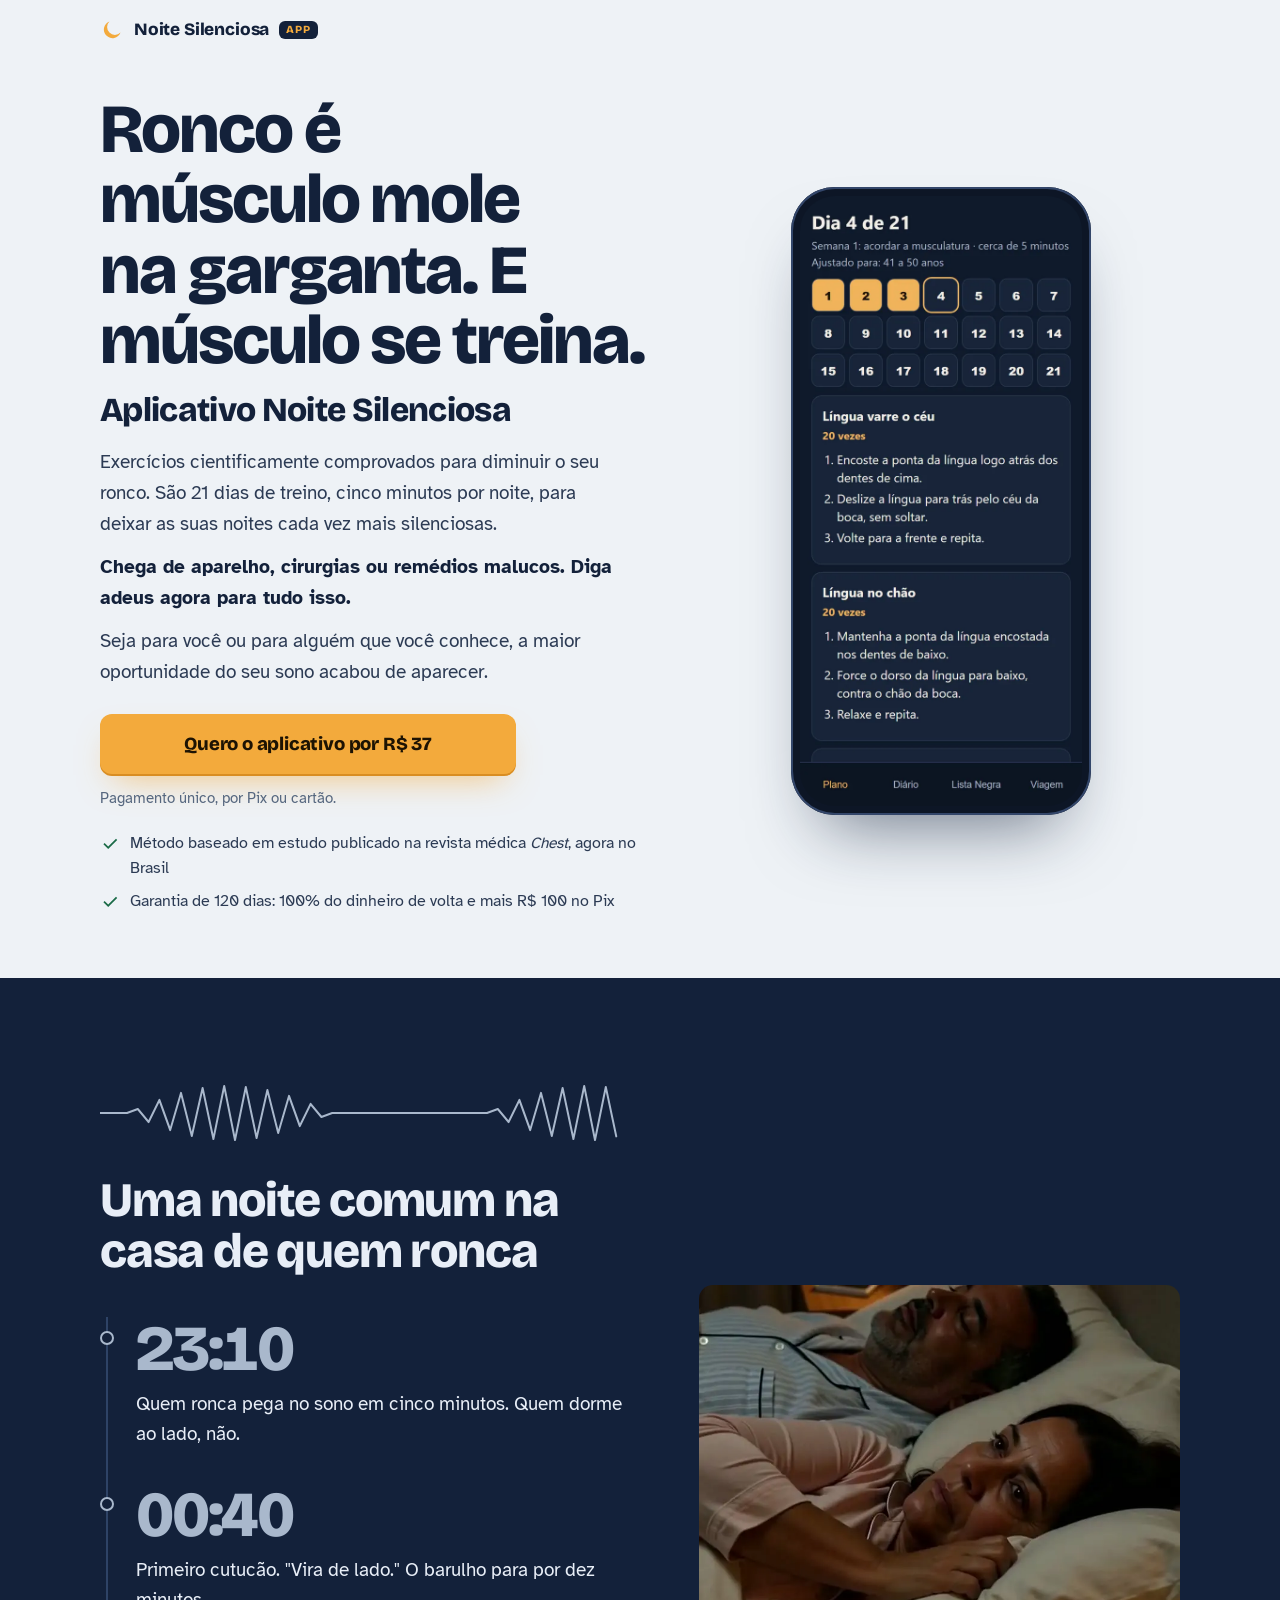
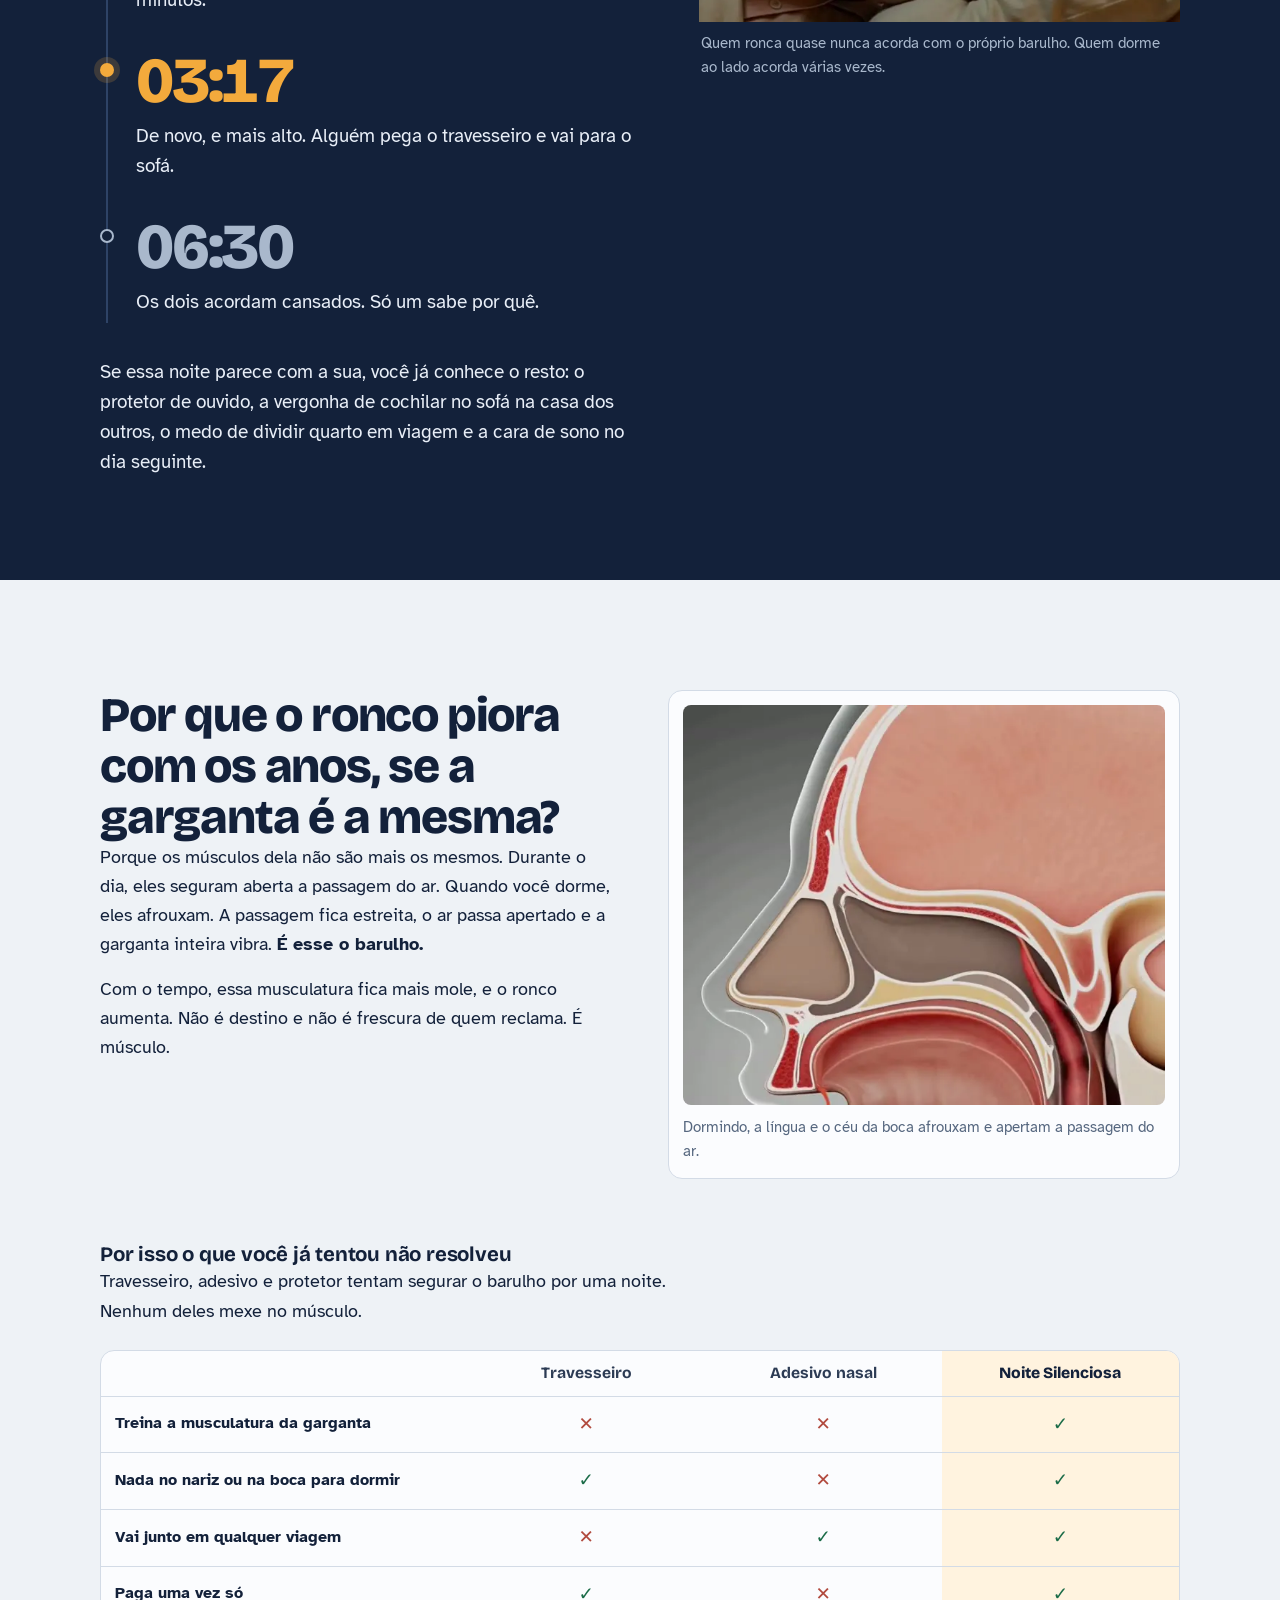
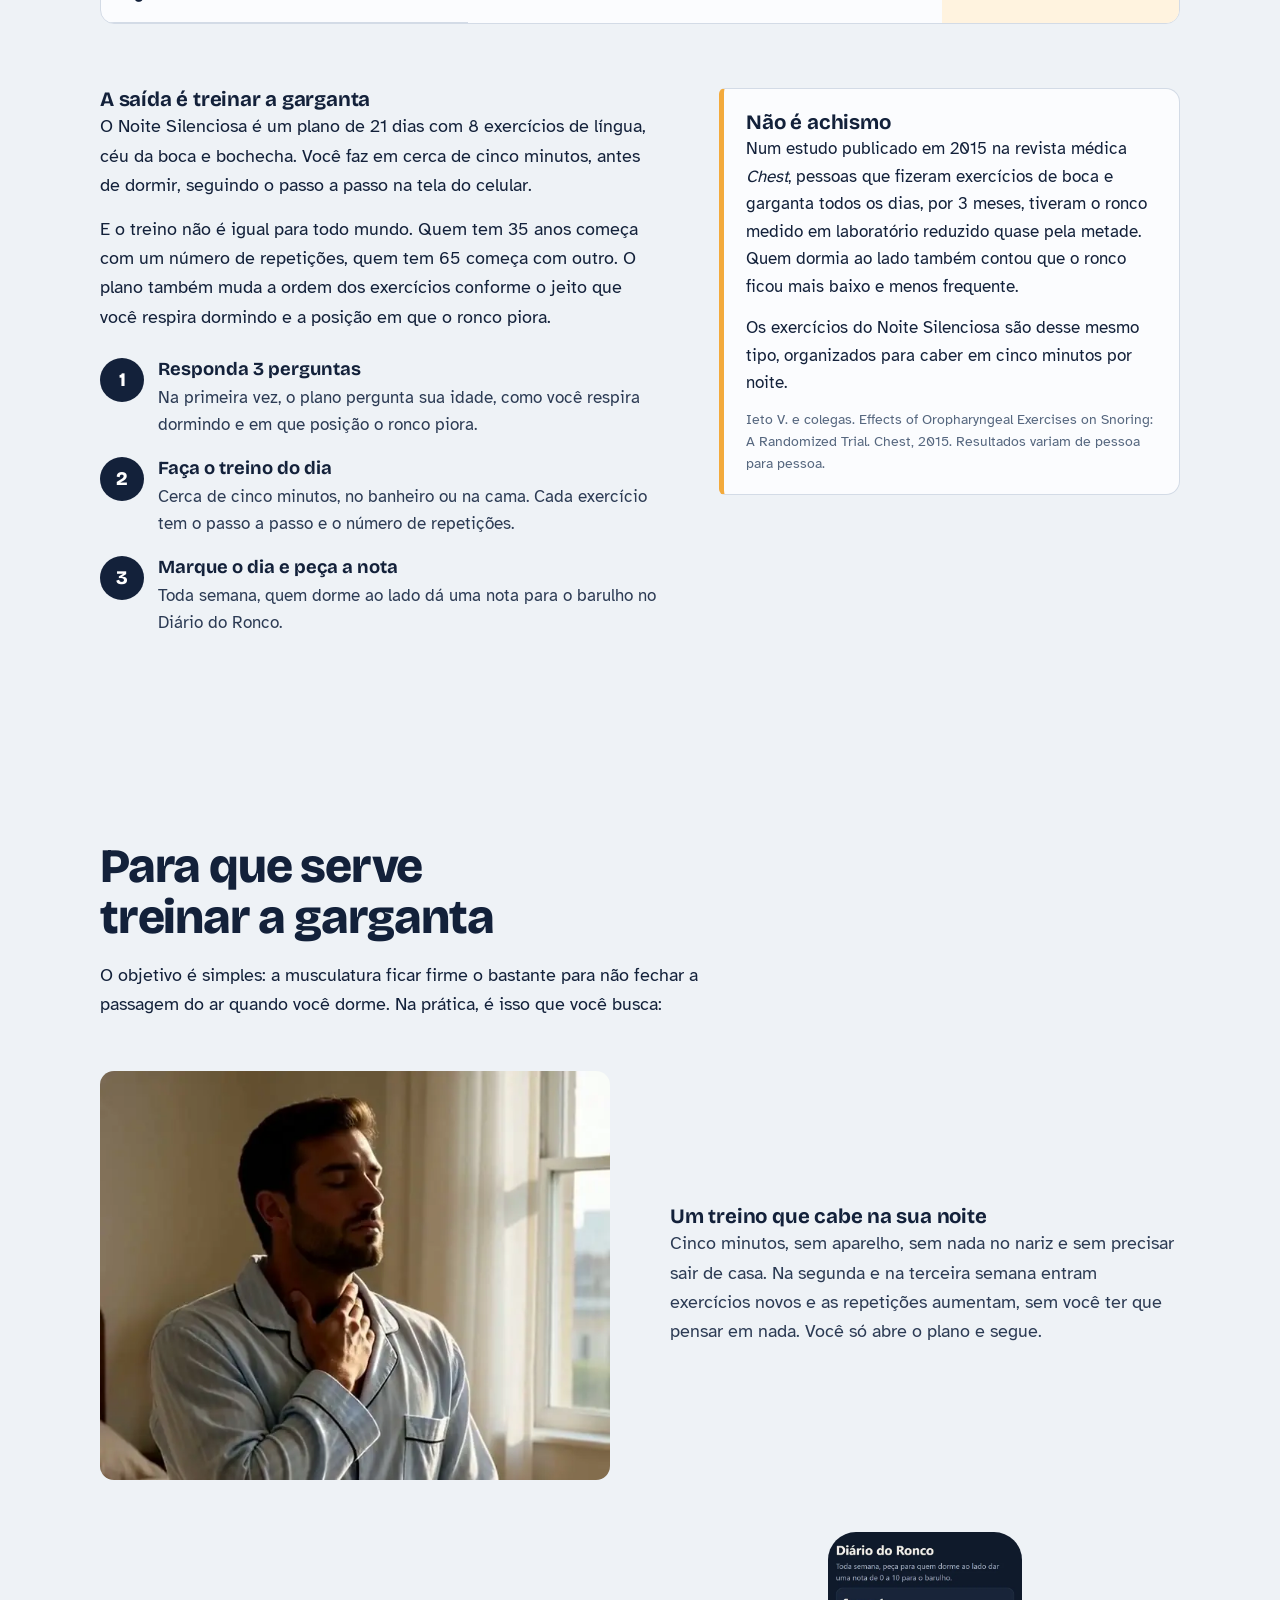
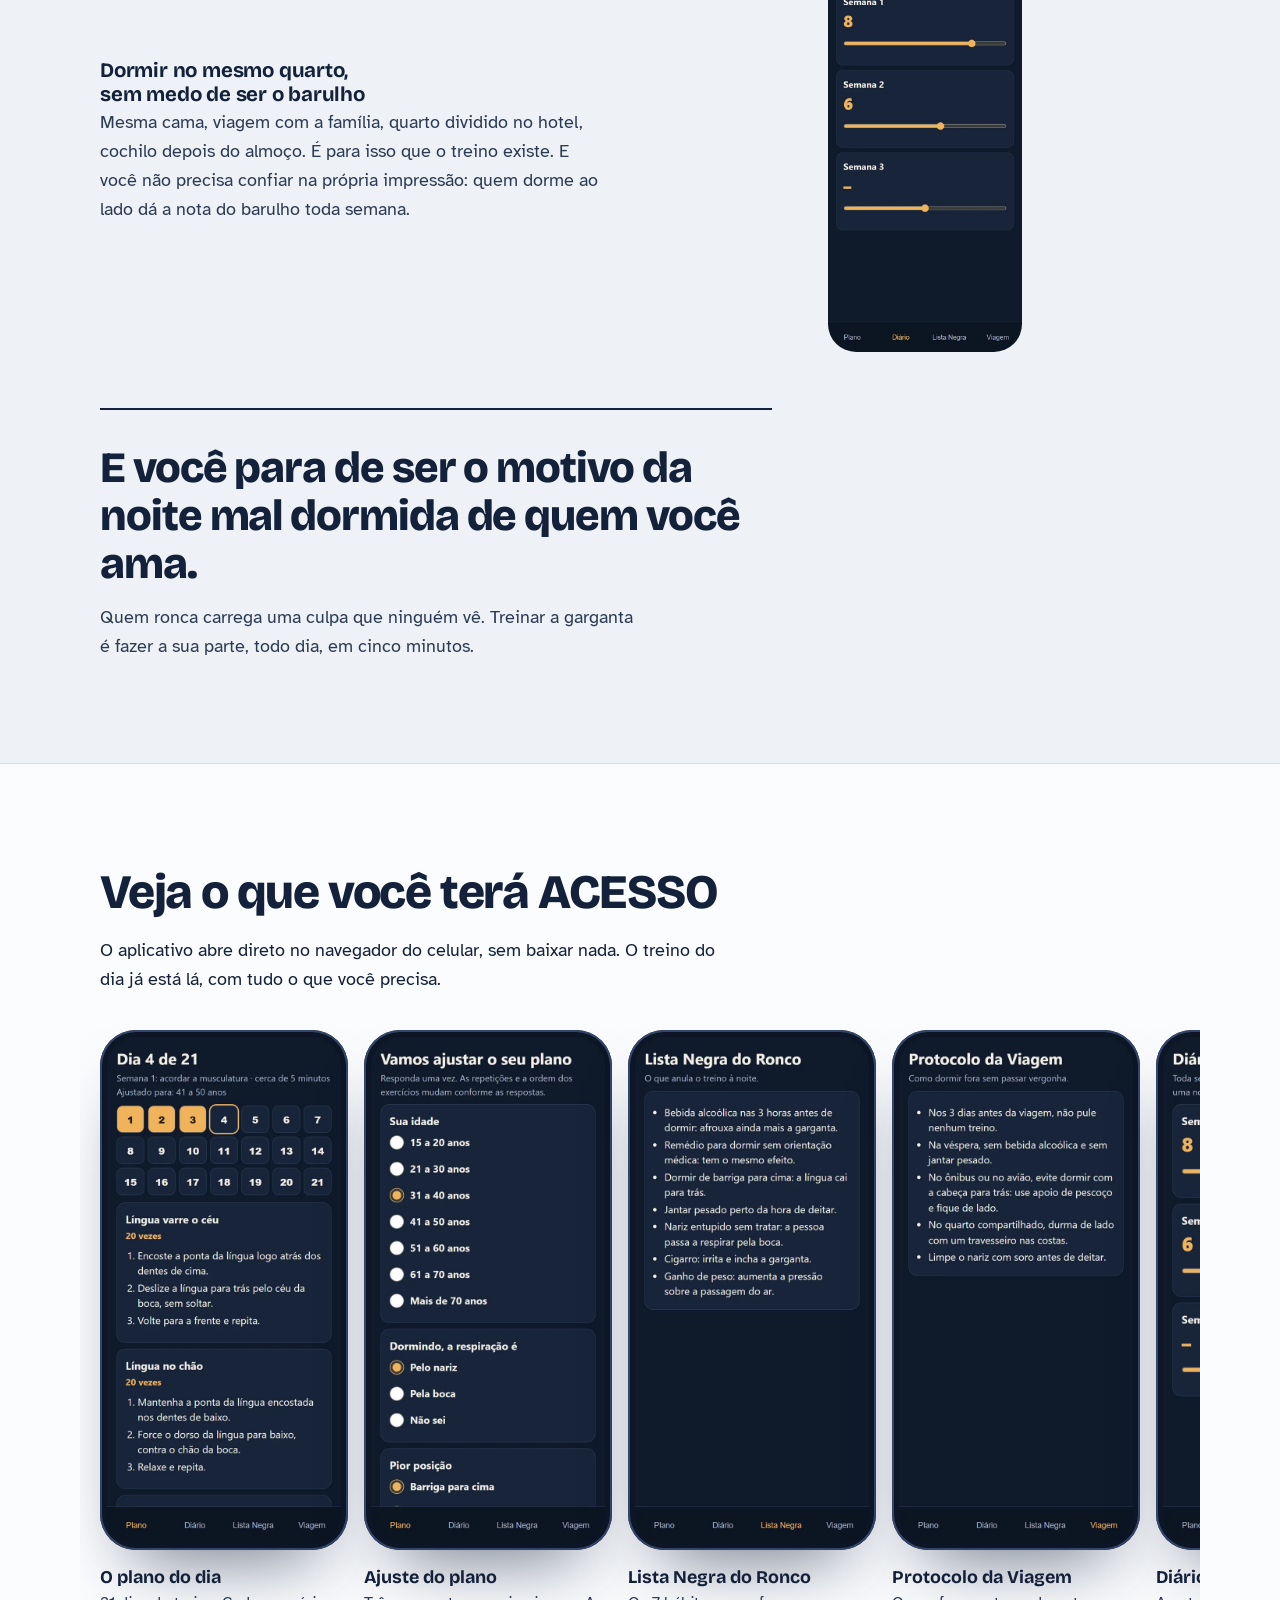
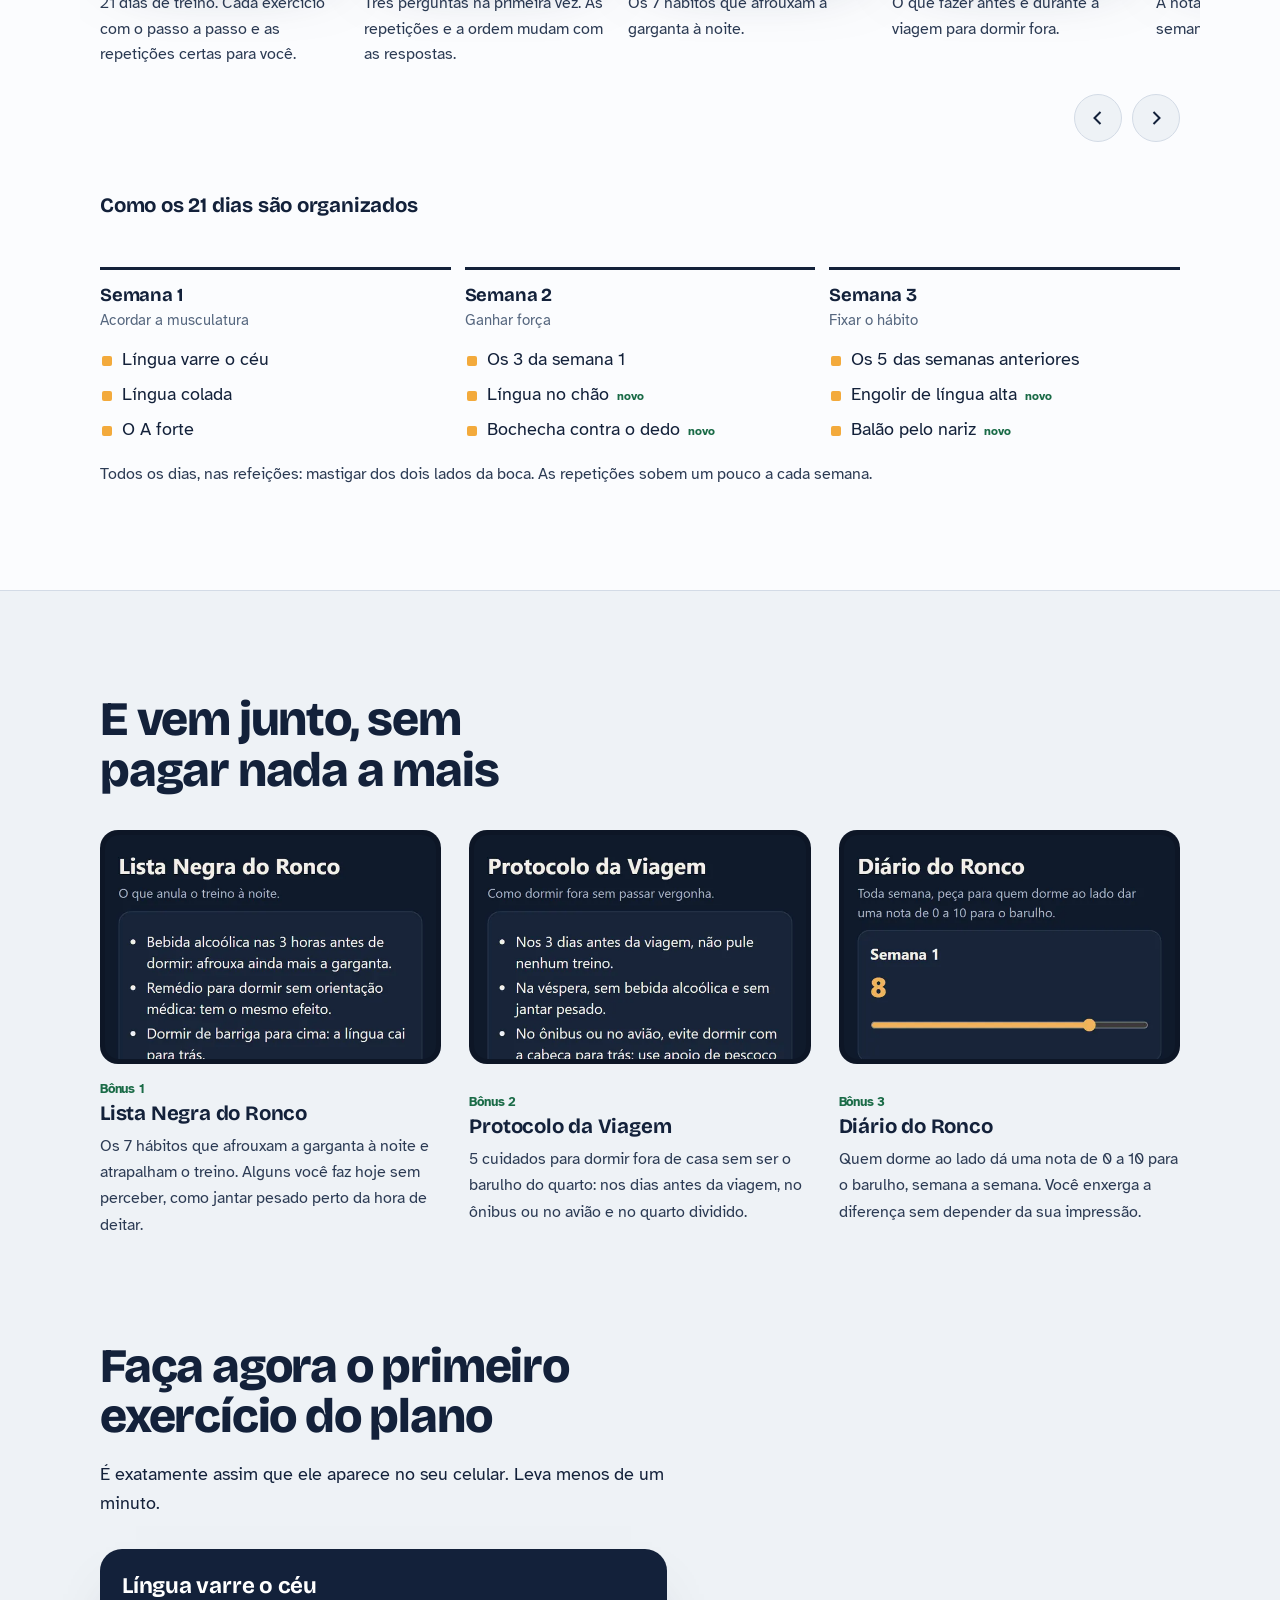
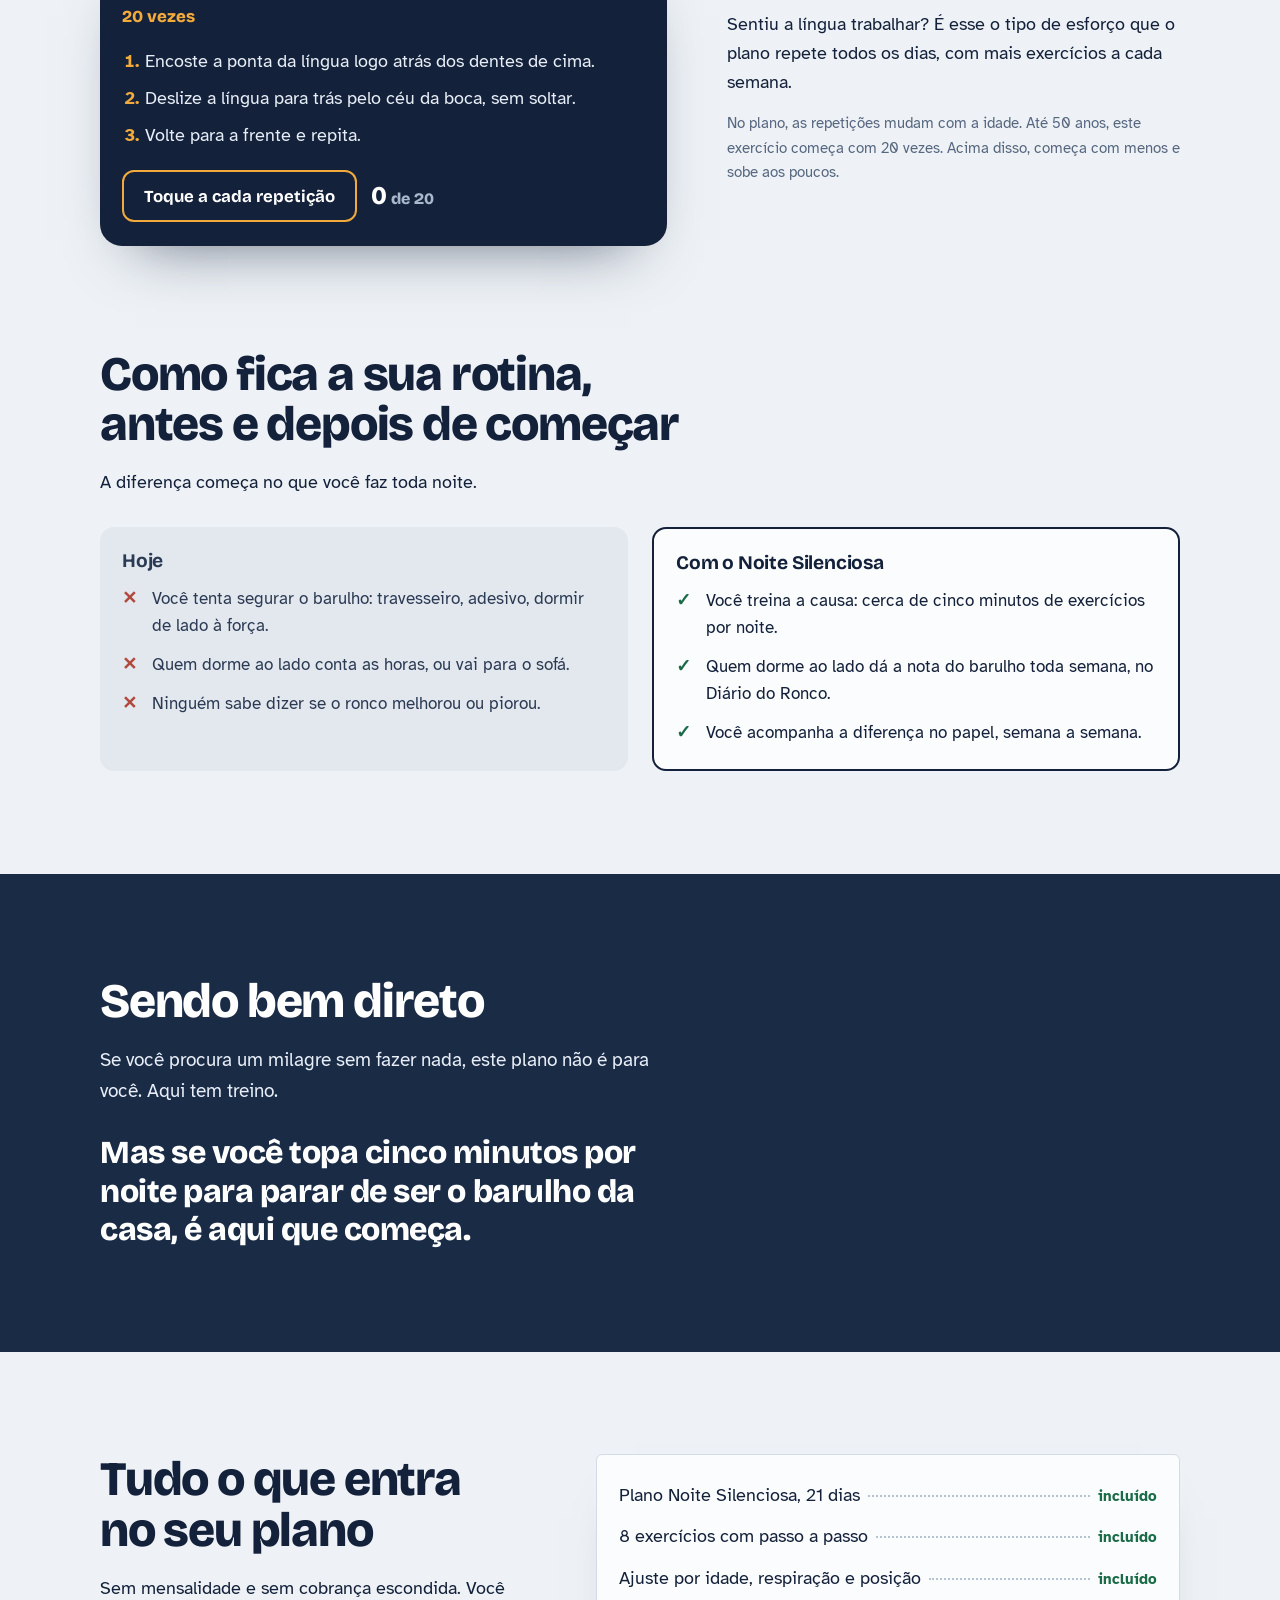
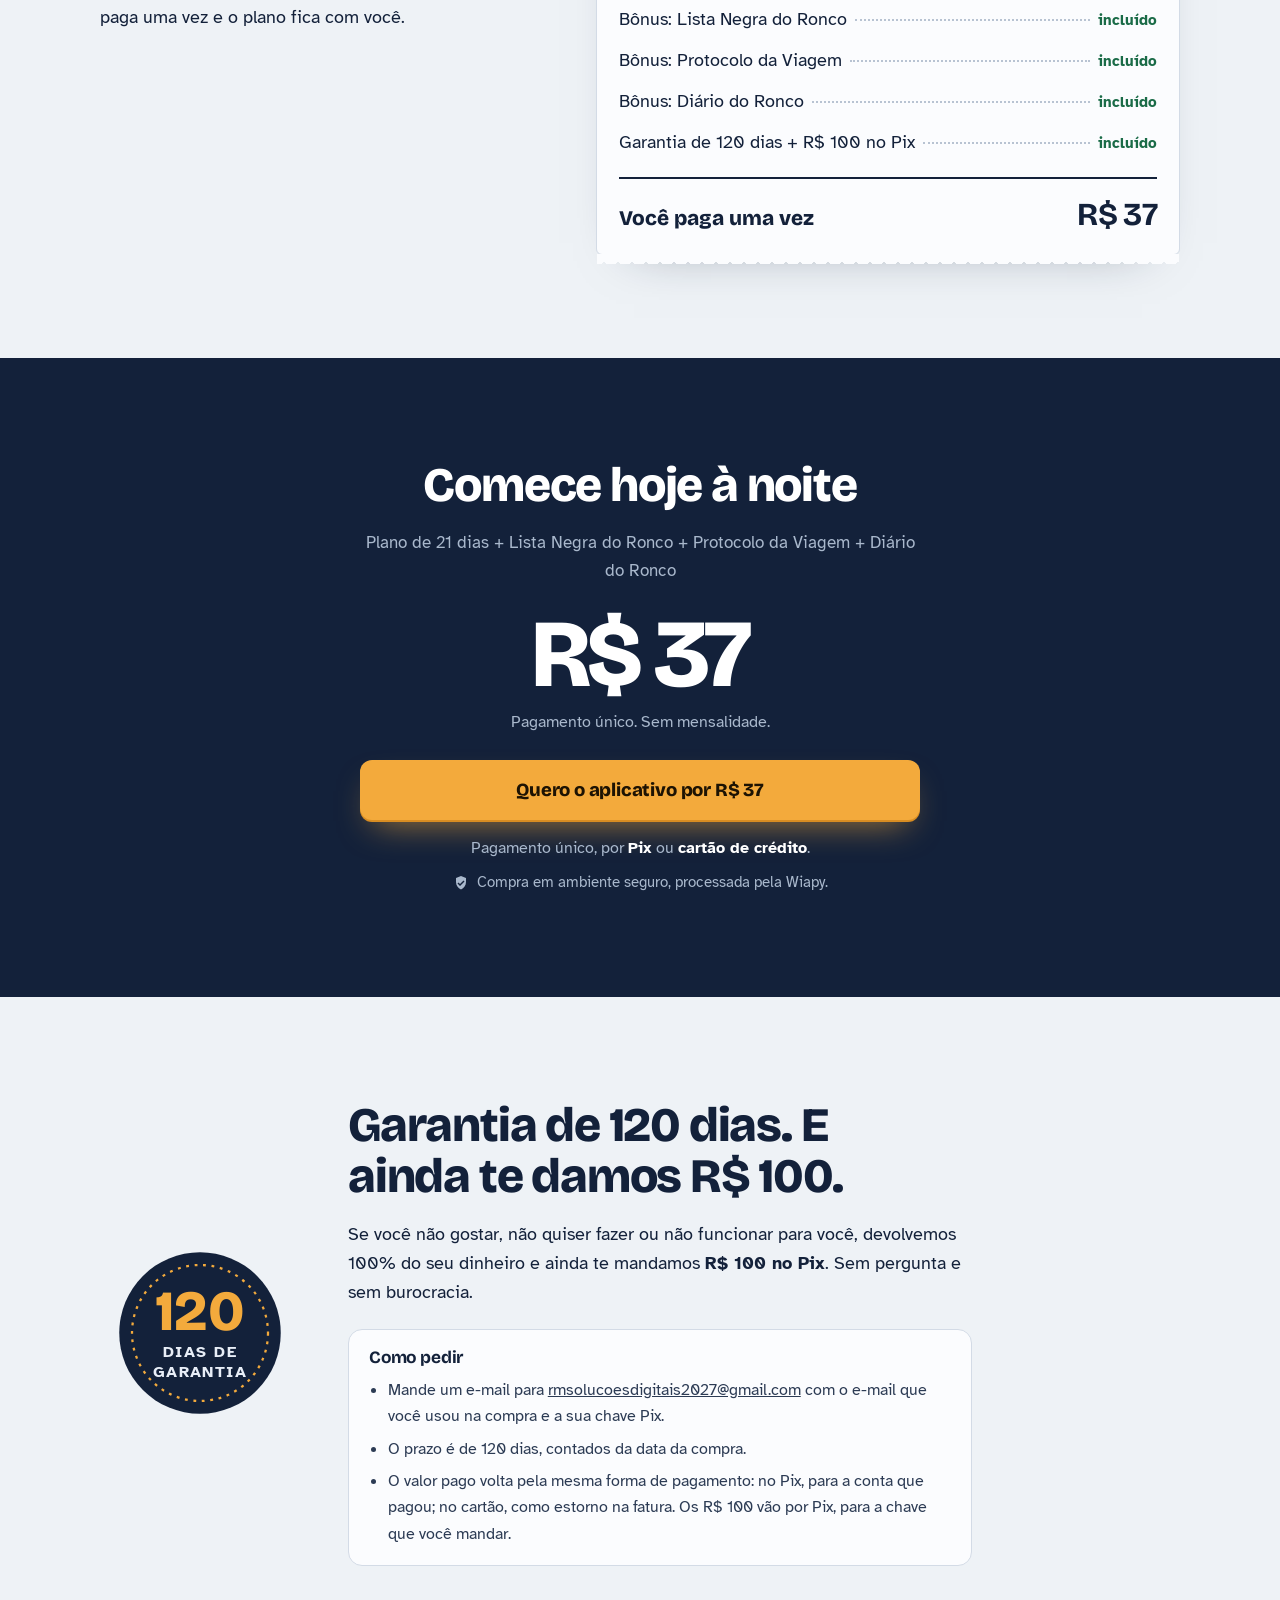
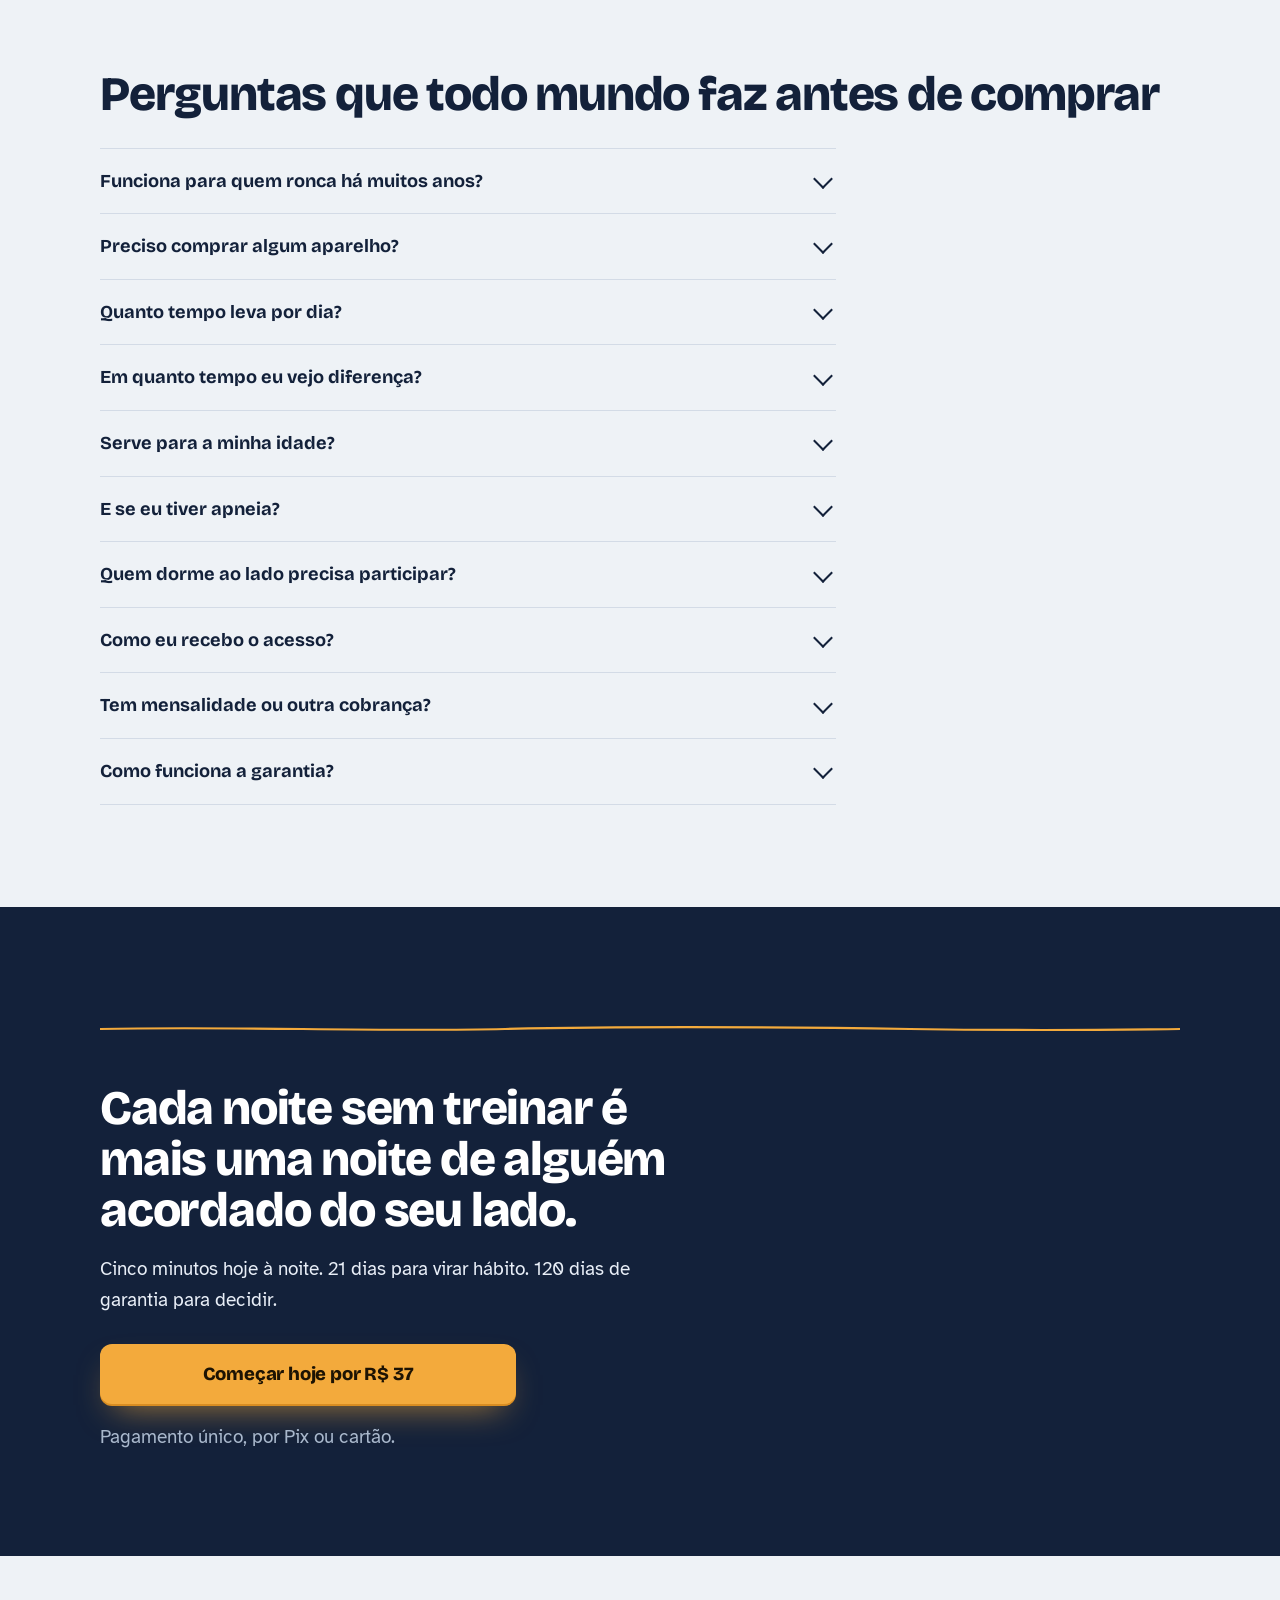
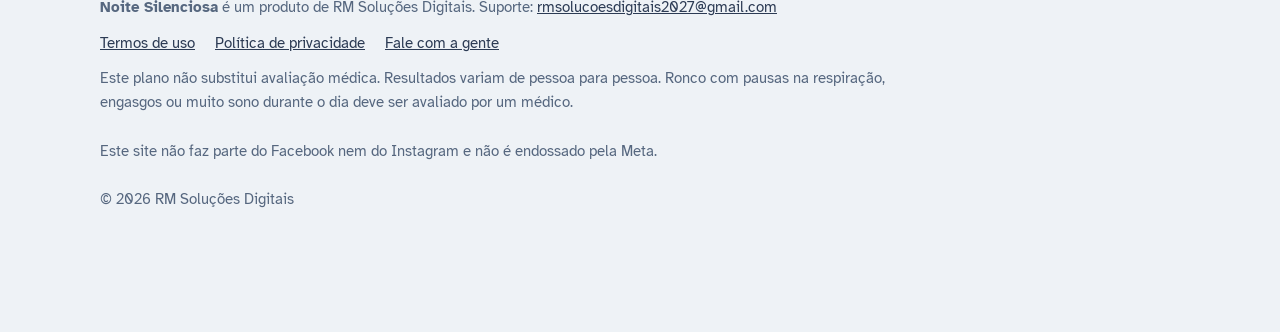
<file: index.html>
<!doctype html>
<html lang="pt-BR">
<head>
<meta charset="utf-8">
<meta name="viewport" content="width=device-width, initial-scale=1, viewport-fit=cover">
<title>Aplicativo Noite Silenciosa: 21 dias de exercícios para diminuir o ronco</title>
<meta name="description" content="Ronco é músculo mole na garganta. Plano de 21 dias no celular com exercícios de boca e garganta, 5 minutos por dia. Sem aparelho, sem cirurgia e sem remédio.">
<meta name="robots" content="noindex">
<meta name="theme-color" content="#13213a">
<link rel="canonical" href="https://plano.noitesilenciosa.online/">
<meta property="og:type" content="website">
<meta property="og:url" content="https://plano.noitesilenciosa.online/">
<meta property="og:title" content="Aplicativo Noite Silenciosa">
<meta property="og:description" content="Plano de 21 dias no celular, 5 minutos por dia. Sem aparelho, sem cirurgia e sem remédio.">
<meta property="og:image" content="https://plano.noitesilenciosa.online/img/compartilhar.jpg">
<link rel="icon" href="data:image/svg+xml,%3Csvg xmlns='http://www.w3.org/2000/svg' viewBox='0 0 32 32'%3E%3Crect width='32' height='32' rx='8' fill='%2313213a'/%3E%3Cpath fill='%23f3aa3c' d='M23 19.5A8.5 8.5 0 1 1 12.5 9a6.8 6.8 0 0 0 10.5 10.5z'/%3E%3C/svg%3E">
<link rel="preload" href="fontes/bricolage-grotesque.woff2" as="font" type="font/woff2" crossorigin>
<link rel="preload" href="fontes/atkinson-hyperlegible-400-normal.woff2" as="font" type="font/woff2" crossorigin>
<style>@font-face {font-family: 'Atkinson Hyperlegible';font-style: normal;font-weight: 400;font-display: swap;src: url(fontes/atkinson-hyperlegible-400-normal.woff2) format('woff2');unicode-range: U+0000-00FF, U+0131, U+0152-0153, U+02BB-02BC, U+02C6, U+02DA, U+02DC, U+0304, U+0308, U+0329, U+2000-206F, U+20AC, U+2122, U+2191, U+2193, U+2212, U+2215, U+FEFF, U+FFFD;}@font-face {font-family: 'Atkinson Hyperlegible';font-style: normal;font-weight: 700;font-display: swap;src: url(fontes/atkinson-hyperlegible-700-normal.woff2) format('woff2');unicode-range: U+0000-00FF, U+0131, U+0152-0153, U+02BB-02BC, U+02C6, U+02DA, U+02DC, U+0304, U+0308, U+0329, U+2000-206F, U+20AC, U+2122, U+2191, U+2193, U+2212, U+2215, U+FEFF, U+FFFD;}@font-face {font-family: 'Bricolage Grotesque';font-style: normal;font-weight: 700 800;font-stretch: 100%;font-display: swap;src: url(fontes/bricolage-grotesque.woff2) format('woff2');unicode-range: U+0000-00FF, U+0131, U+0152-0153, U+02BB-02BC, U+02C6, U+02DA, U+02DC, U+0304, U+0308, U+0329, U+2000-206F, U+20AC, U+2122, U+2191, U+2193, U+2212, U+2215, U+FEFF, U+FFFD;}@font-face{font-family:'Bricolage Fallback';src:local('Arial Bold'),local('Arial-BoldMT'),local('Roboto Bold'),local('Roboto-Bold'),local('Helvetica Neue Bold');font-weight:700 800;font-display:swap;size-adjust:79.6%}@font-face{font-family:'Atkinson Fallback';src:local('Arial'),local('ArialMT'),local('Roboto'),local('Roboto-Regular'),local('Helvetica Neue');font-weight:400;font-display:swap;size-adjust:98.3%}@font-face{font-family:'Atkinson Fallback';src:local('Arial Bold'),local('Arial-BoldMT'),local('Roboto Bold'),local('Roboto-Bold'),local('Helvetica Neue Bold');font-weight:700;font-display:swap;size-adjust:99.7%}*,*::before,*::after{box-sizing:border-box}html{-webkit-text-size-adjust:100%;text-size-adjust:100%}body{margin:0;text-rendering:optimizeLegibility;-webkit-font-smoothing:antialiased}img,video,svg{display:block;max-width:100%;height:auto}h1,h2,h3,h4,p,figure,blockquote,ul,ol{margin:0}ul[role=list],ol[role=list]{list-style:none;padding:0}a{color:inherit}a[href^="mailto:"]{overflow-wrap:anywhere}button{font:inherit;color:inherit;cursor:pointer}:focus-visible{outline:3px solid var(--foco,#1d4ed8);outline-offset:3px}.so-leitor{position:absolute!important;width:1px;height:1px;overflow:hidden;clip:rect(0 0 0 0);white-space:nowrap}.pular{position:absolute;left:12px;top:-60px;z-index:50;padding:10px 14px;background:#fff;color:#000;border-radius:6px}.pular:focus{top:12px}html:not(.revisao) [data-pendente]{display:none!important}.revisao [data-pendente]{position:relative;outline:2px dashed #e11d48;outline-offset:6px}.revisao [data-pendente]::before{content:"ESPAÇO RESERVADO \2022  " attr(data-pendente);display:block;font:700 13px/1.35 system-ui,sans-serif;letter-spacing:0;text-transform:none;color:#fff;background:#e11d48;padding:7px 10px;margin:0 0 12px;border-radius:4px;text-align:left}.aviso-revisao{position:sticky;top:0;z-index:60;background:#e11d48;color:#fff;font:600 14px/1.35 system-ui,sans-serif;padding:10px 16px;text-align:center}.aviso-revisao code{background:#0002;padding:1px 5px;border-radius:3px}.barra-compra{position:fixed;left:0;right:0;bottom:0;z-index:40;padding:10px 16px calc(10px + env(safe-area-inset-bottom));transform:translateY(110%);visibility:hidden;transition:transform .28s ease,visibility 0s linear .28s;pointer-events:none}.barra-compra.visivel{transform:none;visibility:visible;transition:transform .28s ease;pointer-events:auto}.captura-inteira .barra-compra{display:none}.no-js .barra-compra,html:not(.js) .barra-compra{display:none}.js [data-revela]{opacity:0;transform:translateY(14px);transition:opacity .6s ease,transform .6s ease}.js [data-revela].visto{opacity:1;transform:none}[data-carrossel] .trilho{display:flex;gap:16px;overflow-x:auto;scroll-snap-type:x mandatory;-webkit-overflow-scrolling:touch;scrollbar-width:none;overscroll-behavior-x:contain}[data-carrossel] .trilho::-webkit-scrollbar{display:none}[data-carrossel] .trilho>*{scroll-snap-align:start;flex:none}details>summary{list-style:none;cursor:pointer}details>summary::-webkit-details-marker{display:none}@media (prefers-reduced-motion:reduce){*,*::before,*::after{animation-duration:.01ms!important;animation-iteration-count:1!important;transition-duration:.01ms!important;scroll-behavior:auto!important}.js [data-revela]{opacity:1;transform:none}}:root{--lencol:#eef2f6; --branco:#fbfcfe; --tinta:#13213a; --tinta-2:#2c3b54; --suave:#56677f; --linha:#d3dbe6;--noite:#13213a; --noite-2:#1a2b46; --noite-linha:#2e4366; --nevoa:#a9b8cc; --lua:#e8eef7;--abajur:#f3aa3c; --abajur-2:#d98d22; --abajur-txt:#1d1303; --abajur-luz:rgba(243,170,60,.34);--ok:#1a6b47; --nao:#b14a3e; --foco:#d98d22;--f-tit:'Bricolage Grotesque','Bricolage Fallback','Arial Narrow',Arial,sans-serif;--f-txt:'Atkinson Hyperlegible','Atkinson Fallback',system-ui,-apple-system,'Segoe UI',Roboto,sans-serif;--raio:14px;}html{scroll-behavior:smooth;scroll-padding-top:12px}body{background:var(--lencol);color:var(--tinta);font:400 1.125rem/1.62 var(--f-txt)}.miolo{width:min(1080px,100% - 40px);margin-inline:auto}.texto{max-width:39rem}h1,h2,h3{font-family:var(--f-tit);color:inherit;text-wrap:balance}h1{font-weight:800;font-size:clamp(2.3rem,1.35rem + 4.4vw,4.3rem);line-height:1.02;letter-spacing:-.03em}h2{font-weight:800;font-size:clamp(1.85rem,1.15rem + 3vw,3rem);line-height:1.06;letter-spacing:-.025em}h3{font-weight:700;font-size:1.28rem;line-height:1.2;letter-spacing:-.01em}p+p{margin-top:.85em}strong,b{font-weight:700}.faixa{padding-block:clamp(60px,8vw,108px)}.faixa>.miolo>h2+p,.faixa>.miolo>.texto>h2+p{margin-top:18px}.suave{color:var(--suave)}.botao{display:inline-flex;align-items:center;justify-content:center;min-height:60px;padding:17px 30px;border-radius:12px;background:var(--abajur);color:var(--abajur-txt);font:800 1.16rem/1.1 var(--f-tit);letter-spacing:-.01em;text-decoration:none;text-align:center;box-shadow:0 2px 0 var(--abajur-2),0 16px 34px -14px rgba(243,170,60,.7);transition:transform .15s ease,background-color .15s ease}.botao:hover{background:#f7b955;transform:translateY(-1px)}.botao:active{transform:translateY(1px)}.botao.largo{display:flex;width:100%}.micro{margin-top:12px;font-size:.95rem;color:var(--suave)}.topo{padding-top:18px}.marca{display:inline-flex;align-items:center;gap:10px;font:800 1.08rem/1 var(--f-tit);letter-spacing:-.01em;text-decoration:none;color:var(--tinta)}.marca svg{width:24px;height:24px}.selo-app{display:inline-block;padding:4px 7px;border-radius:6px;background:var(--tinta);color:#f3aa3c;font-size:.68rem;letter-spacing:.08em}.heroi .subtitulo{margin-top:16px;font:800 clamp(1.45rem,1.1rem + 1.4vw,2.1rem)/1.1 var(--f-tit);letter-spacing:-.02em;color:var(--tinta)}.heroi .lead.forte{margin-top:12px;font-weight:700;color:var(--tinta)}.heroi .lead + .lead{margin-top:12px}.heroi{display:grid;gap:40px;padding-block:30px 8px}.heroi .lead{margin-top:18px;font-size:1.2rem;color:var(--tinta-2);max-width:33rem}.heroi .acao{margin-top:26px;max-width:26rem}.credito{display:grid;gap:8px;margin-top:20px;padding:0;list-style:none;font-size:.97rem;color:var(--tinta-2)}.credito li{display:flex;gap:10px;align-items:flex-start}.credito svg{flex:none;width:20px;height:20px;margin-top:2px;color:var(--ok)}.heroi-visual{position:relative;display:flex;justify-content:center;padding-bottom:8px}.heroi-visual::before{content:"";position:absolute;left:50%;top:6%;width:min(420px,96vw);height:72%;transform:translateX(-50%);background:radial-gradient(closest-side,var(--abajur-luz),transparent 75%);pointer-events:none}.celular{position:relative;width:min(286px,74vw);padding:9px;border-radius:44px;background:#0d1626;box-shadow:inset 0 0 0 2px #33466a,0 40px 70px -32px rgba(19,33,58,.6)}.celular img{width:100%;border-radius:35px}.heroi-visual .etiqueta{position:absolute;right:max(4px,calc(50% - 205px));bottom:16%;background:var(--branco);border:1px solid var(--linha);border-radius:12px;padding:10px 14px;font-size:.92rem;line-height:1.3;box-shadow:0 18px 30px -18px rgba(19,33,58,.45);max-width:190px}.heroi-visual .etiqueta b{display:block;font:800 1.5rem/1 var(--f-tit);color:var(--tinta)}@media (min-width:900px){.heroi{grid-template-columns:1.08fr .92fr;align-items:center;padding-block:44px 64px}.celular{width:300px}}.noite{background:var(--noite);color:var(--lua)}.noite .suave{color:var(--nevoa)}.onda{display:block;width:100%;height:64px;margin:0 0 30px;color:var(--nevoa)}.onda path{fill:none;stroke:currentColor;stroke-width:2.2;stroke-linecap:round;stroke-linejoin:round}.js .onda[data-revela] path{stroke-dasharray:1400;stroke-dashoffset:1400;transition:stroke-dashoffset 2.4s ease}.js .onda[data-revela].visto path{stroke-dashoffset:0}.js .onda[data-revela]{opacity:1;transform:none}.linha-tempo{list-style:none;padding:0;margin:40px 0 0 6px;border-left:2px solid var(--noite-linha)}.linha-tempo li{position:relative;padding:0 0 34px 28px}.linha-tempo li:last-child{padding-bottom:6px}.linha-tempo li::before{content:"";position:absolute;left:-8px;top:.9rem;width:14px;height:14px;border-radius:50%;background:var(--noite);border:2px solid var(--nevoa)}.linha-tempo time{display:block;font:800 clamp(2.6rem,1.8rem + 4vw,4rem)/1 var(--f-tit);font-variant-numeric:tabular-nums;letter-spacing:-.035em;color:var(--nevoa)}.linha-tempo p{margin-top:8px;font-size:1.16rem;max-width:31rem;color:var(--lua)}.linha-tempo li.pior time{color:var(--abajur)}.linha-tempo li.pior::before{background:var(--abajur);border-color:var(--abajur);box-shadow:0 0 0 6px rgba(243,170,60,.18)}.noite .fecho{margin-top:34px;max-width:39rem;font-size:1.16rem}.noite .foto-casal{margin-top:40px;border-radius:var(--raio);overflow:hidden;max-width:620px}.noite .foto-casal figcaption{padding:10px 2px 0;font-size:.92rem;color:var(--nevoa)}@media (min-width:900px){.noite .duas{display:grid;grid-template-columns:1fr .9fr;gap:64px;align-items:start}.noite .foto-casal{margin-top:110px}}.causa .grade{display:grid;gap:34px;margin-top:8px}@media (min-width:900px){.causa .grade{grid-template-columns:1fr 1fr;gap:56px;align-items:start}}.diagrama{background:var(--branco);border:1px solid var(--linha);border-radius:var(--raio);padding:14px}.diagrama img{border-radius:8px}.diagrama figcaption{margin-top:10px;font-size:.95rem;color:var(--suave)}.porque{margin-top:64px}.comparar{width:100%;table-layout:fixed;margin-top:24px;border-collapse:separate;border-spacing:0;background:var(--branco);border:1px solid var(--linha);border-radius:var(--raio);overflow:hidden;font-size:1rem}.comparar thead th:first-child{width:34%}.comparar thead th{overflow-wrap:anywhere;hyphens:auto}@media (max-width:560px){.comparar,.comparar tbody{display:block}.comparar thead{display:none}.comparar tr{display:grid;grid-template-columns:repeat(3,1fr);border-bottom:1px solid var(--linha)}.comparar tr:last-child{border-bottom:0}.comparar th[scope=row]{grid-column:1/-1;border-bottom:0;padding:14px 14px 2px;font:700 1rem/1.3 var(--f-tit);text-align:left}.comparar td{border-bottom:0;padding:6px 4px 14px;display:flex;flex-direction:column;align-items:center;gap:2px}.comparar td::after{content:attr(data-r);font-size:.8rem;line-height:1.2;color:var(--suave);text-align:center}.comparar td.nosso{background:transparent}.comparar td.nosso::after{color:var(--tinta);font-weight:700}}.comparar th,.comparar td{padding:13px 10px;text-align:center;border-bottom:1px solid var(--linha);vertical-align:middle}.comparar tr:last-child td{border-bottom:0}.comparar th:first-child,.comparar td:first-child{text-align:left;padding-left:14px}.comparar thead th{font:700 .98rem/1.2 var(--f-tit);color:var(--tinta-2)}.comparar .nosso{background:#fff3df}.comparar thead .nosso{color:var(--tinta);font-weight:800}.comparar .s,.comparar .n{font-weight:700;font-size:1.15rem}.comparar .s{color:var(--ok)}.comparar .n{color:var(--nao)}.mecanismo{margin-top:64px;display:grid;gap:34px}@media (min-width:900px){.mecanismo{grid-template-columns:1.1fr .9fr;gap:56px;align-items:start}}.estudo{background:var(--branco);border:1px solid var(--linha);border-left:5px solid var(--abajur);border-radius:6px var(--raio) var(--raio) 6px;padding:22px 22px 18px}.estudo p{font-size:1.06rem}.estudo cite{display:block;margin-top:12px;font-style:normal;font-size:.86rem;color:var(--suave)}.passos{counter-reset:p;list-style:none;padding:0;margin-top:26px;display:grid;gap:18px}.passos li{counter-increment:p;display:grid;grid-template-columns:44px 1fr;gap:4px 14px}.passos li::before{content:counter(p);grid-row:span 2;width:44px;height:44px;border-radius:50%;display:grid;place-items:center;background:var(--tinta);color:#fff;font:800 1.2rem/1 var(--f-tit)}.passos b{font:700 1.15rem/1.25 var(--f-tit);align-self:center}.passos span{color:var(--tinta-2);font-size:1.04rem}.servir .bloco{display:grid;gap:22px;align-items:center;margin-top:52px}.servir .bloco img{border-radius:var(--raio)}.servir .bloco p{color:var(--tinta-2)}@media (min-width:860px){.servir .bloco{grid-template-columns:1fr 1fr;gap:60px}.servir .bloco.inverte .midia{order:2}}.frase-grande{margin-top:56px;padding-top:34px;border-top:2px solid var(--tinta);font:800 clamp(1.7rem,1.15rem + 2.6vw,2.7rem)/1.12 var(--f-tit);letter-spacing:-.025em;max-width:24ch}.frase-grande+p{margin-top:14px;max-width:34rem;color:var(--tinta-2)}.recebe{background:var(--branco);border-block:1px solid var(--linha)}.vitrine{margin-top:30px}.vitrine .trilho{padding:6px 20px 22px;margin-inline:-20px;scroll-padding-inline:20px}.vitrine figure{width:min(248px,66vw)}.vitrine .celular{width:100%;padding:7px;border-radius:36px}.vitrine .celular img{border-radius:29px}.vitrine figcaption{margin-top:16px;font-size:1rem;color:var(--tinta-2)}.vitrine figcaption b{display:block;margin-bottom:2px;font:700 1.12rem/1.25 var(--f-tit);color:var(--tinta)}.setas{display:flex;gap:10px;justify-content:flex-end;margin-top:4px}.setas button{width:48px;height:48px;border-radius:50%;border:1px solid var(--linha);background:var(--lencol);display:grid;place-items:center}.setas svg{width:20px;height:20px}.semanas{display:grid;gap:14px;margin-top:48px}@media (min-width:800px){.semanas{grid-template-columns:repeat(3,1fr)}}.semana{border-top:3px solid var(--tinta);padding-top:14px}.semana h3{font-size:1.15rem}.semana p{font-size:.95rem;color:var(--suave);margin-top:2px}.semana ul{list-style:none;padding:0;margin-top:12px;display:grid;gap:6px}.semana li{padding-left:22px;position:relative}.semana li::before{content:"";position:absolute;left:2px;top:.62em;width:10px;height:10px;border-radius:2px;background:var(--abajur)}.semana li.novo::after{content:"novo";margin-left:8px;font-size:.78rem;font-weight:700;color:var(--ok)}.todo-dia{margin-top:18px;font-size:1rem;color:var(--tinta-2)}.bonus-lista{display:grid;gap:26px;margin-top:34px}@media (min-width:900px){.bonus-lista{grid-template-columns:repeat(3,1fr);gap:28px}}.bonus{display:grid;grid-template-columns:104px 1fr;gap:18px;align-items:start}@media (min-width:900px){.bonus{grid-template-columns:1fr}}.bonus .recorte{border-radius:18px;overflow:hidden;background:#0d1626;padding:5px;aspect-ratio:4/5}.bonus .recorte img{width:100%;height:100%;object-fit:cover;object-position:top;border-radius:14px}@media (min-width:900px){.bonus .recorte{aspect-ratio:16/11}}.bonus h3 small{display:block;font:700 .82rem/1.2 var(--f-txt);color:var(--ok);margin-bottom:4px}.bonus p{margin-top:6px;font-size:1.02rem;color:var(--tinta-2)}.amostra .grade{display:grid;gap:34px;margin-top:30px}@media (min-width:900px){.amostra .grade{grid-template-columns:1fr .8fr;gap:60px;align-items:center}}.cartao-app{background:var(--noite);color:var(--lua);border-radius:22px;padding:24px 22px;box-shadow:0 30px 60px -36px rgba(19,33,58,.7)}.cartao-app h3{color:#fff;font-size:1.4rem}.cartao-app .reps{display:inline-block;margin-top:6px;font:800 1.05rem var(--f-tit);color:var(--abajur)}.cartao-app ol{margin:16px 0 0;padding-left:1.3em;display:grid;gap:8px}.cartao-app li::marker{color:var(--abajur);font-weight:700}.contagem{margin-top:20px;display:flex;align-items:center;gap:14px;flex-wrap:wrap}.contagem button{min-height:52px;padding:12px 20px;border-radius:12px;border:2px solid var(--abajur);background:transparent;color:#fff;font:700 1.05rem var(--f-tit)}.contagem output{font:800 1.6rem/1 var(--f-tit);font-variant-numeric:tabular-nums;color:#fff}.contagem output small{font-size:1rem;color:var(--nevoa)}.amostra .nota{margin-top:14px;font-size:.95rem;color:var(--suave)}.compara-rotina{display:grid;gap:16px;margin-top:30px}@media (min-width:800px){.compara-rotina{grid-template-columns:1fr 1fr;gap:24px}}.coluna{border-radius:var(--raio);padding:22px}.coluna h3{font-size:1.2rem}.coluna ul{list-style:none;padding:0;margin-top:14px;display:grid;gap:12px}.coluna li{padding-left:30px;position:relative;font-size:1.04rem}.coluna li::before{position:absolute;left:0;top:0;font:800 1.1rem/1.5 var(--f-tit)}.coluna.hoje{background:#e3e8ef;color:var(--tinta-2)}.coluna.hoje li::before{content:"\2715";color:var(--nao)}.coluna.com{background:var(--branco);border:2px solid var(--tinta)}.coluna.com li::before{content:"\2713";color:var(--ok)}.ad-reais{margin-top:30px}#antes-depois-lista{display:grid;gap:20px}.ad-fotos{display:grid;grid-template-columns:1fr 1fr;gap:8px}.ad-fotos div{position:relative}.ad-fotos img{border-radius:10px;width:100%}.ad-fotos span{position:absolute;left:8px;top:8px;background:#000a;color:#fff;font-size:.8rem;padding:2px 8px;border-radius:20px}.vagas{display:grid;gap:12px;grid-template-columns:repeat(auto-fit,minmax(220px,1fr))}.vaga{min-height:150px;border:2px dashed #b9c4d3;border-radius:12px;display:grid;place-items:center;text-align:center;padding:14px;color:var(--suave);font-size:.95rem;background:#f6f8fb}.depoimentos{background:var(--branco);border-block:1px solid var(--linha)}#depoimentos-lista{display:grid;gap:18px;margin-top:28px;grid-template-columns:repeat(auto-fit,minmax(260px,1fr))}.dep{background:var(--lencol);border-radius:var(--raio);padding:20px}.dep blockquote{margin:0;font-size:1.06rem}.dep figcaption{display:flex;align-items:center;gap:10px;margin-top:14px;font-weight:700;font-size:.95rem}.dep figcaption img{width:44px;height:44px;border-radius:50%;object-fit:cover}.dep-print img,.dep-video video{border-radius:10px;width:100%}.direto{background:var(--noite-2);color:var(--lua)}.direto h2{color:#fff}.direto p{font-size:1.2rem;max-width:36rem}.direto p.forte{font:800 clamp(1.4rem,1.1rem + 1.6vw,2rem)/1.2 var(--f-tit);color:#fff;letter-spacing:-.015em}@media (min-width:900px){.pilha .miolo{display:grid;grid-template-columns:.85fr 1.15fr;gap:64px;align-items:start}.pilha .recibo{margin-top:0}}.recibo{margin-top:30px;max-width:640px;background:var(--branco);border:1px solid var(--linha);border-radius:6px;padding:26px 22px 20px;position:relative;box-shadow:0 26px 50px -38px rgba(19,33,58,.5)}.recibo::after{content:"";position:absolute;left:0;right:0;bottom:-10px;height:10px;background:linear-gradient(-45deg,transparent 7px,var(--branco) 0) 0 0/14px 10px,linear-gradient(45deg,transparent 7px,var(--branco) 0) 0 0/14px 10px}.recibo ul{list-style:none;padding:0;display:grid;gap:12px}.recibo li{display:flex;align-items:baseline;gap:8px}.recibo li span{flex:0 1 auto}.recibo li i{flex:1 1 20px;border-bottom:2px dotted #b8c3d2;transform:translateY(-4px)}.recibo li em{flex:none;font-style:normal;font-weight:700;color:var(--ok);font-size:.95rem}.recibo .total{display:flex;justify-content:space-between;align-items:baseline;margin-top:20px;padding-top:16px;border-top:2px solid var(--tinta);font:800 1.3rem var(--f-tit)}.recibo .total strong{font-size:2rem;letter-spacing:-.02em}.oferta{background:var(--noite);color:var(--lua)}.caixa-oferta{max-width:560px;margin-inline:auto;text-align:center}.caixa-oferta h2{color:#fff}.caixa-oferta .inclui{margin-top:12px;color:var(--nevoa);font-size:1.08rem}.preco{margin-top:22px;font:800 clamp(4.2rem,3rem + 6vw,6rem)/1 var(--f-tit);letter-spacing:-.04em;color:#fff}.preco small{display:block;margin-top:8px;font:400 1.02rem/1.4 var(--f-txt);letter-spacing:0;color:var(--nevoa)}.caixa-oferta .botao{margin-top:26px}.pagamento{margin-top:16px;font-size:.98rem;color:var(--nevoa)}.pagamento b{color:#fff}.seguro{display:flex;gap:8px;justify-content:center;align-items:center;margin-top:10px;font-size:.92rem;color:var(--nevoa)}.seguro svg{width:16px;height:16px}.contador{margin:28px auto 0;max-width:420px;border:1px solid var(--noite-linha);border-radius:12px;padding:14px}.contador p{font-size:.95rem;color:var(--nevoa)}.contador .relogio{display:flex;justify-content:center;gap:10px;margin-top:8px}.contador .relogio div{min-width:62px}.contador .relogio b{display:block;font:800 1.9rem/1 var(--f-tit);font-variant-numeric:tabular-nums;color:#fff}.contador .relogio span{font-size:.78rem;color:var(--nevoa)}.garantia .grade{display:grid;gap:28px;align-items:center}.garantia .grade>*{min-width:0}@media (min-width:800px){.garantia .grade{grid-template-columns:200px 1fr;gap:48px}}.selo{width:170px;height:170px;margin-inline:auto}.como-pedir{margin-top:22px;background:var(--branco);border:1px solid var(--linha);border-radius:var(--raio);padding:18px 20px;font-size:1.02rem}.como-pedir h3{font-size:1.08rem}.como-pedir ul{margin-top:8px;padding-left:1.15em;display:grid;gap:6px;color:var(--tinta-2)}.perguntas .lista{margin-top:28px;max-width:46rem;border-top:1px solid var(--linha)}.perguntas details{border-bottom:1px solid var(--linha)}.perguntas summary{position:relative;padding:20px 48px 20px 0;font:700 1.14rem/1.35 var(--f-tit)}.perguntas summary::after{content:"";position:absolute;right:6px;top:50%;width:14px;height:14px;margin-top:-9px;border-right:2.5px solid var(--tinta);border-bottom:2.5px solid var(--tinta);transform:rotate(45deg);transition:transform .2s ease}.perguntas details[open] summary::after{transform:rotate(-135deg);margin-top:-3px}.perguntas details p{padding:0 0 20px;color:var(--tinta-2);max-width:40rem}.perguntas details[open] p{animation:abre .25s ease}@keyframes abre{from{opacity:0;transform:translateY(-4px)}to{opacity:1;transform:none}}.final{background:var(--noite);color:var(--lua);text-align:left}.final .onda{color:var(--abajur);height:40px;margin-bottom:34px}.final h2{color:#fff;max-width:20ch}.final p{margin-top:18px;font-size:1.2rem;max-width:34rem}.final .acao{margin-top:28px;max-width:26rem}.final .micro{color:var(--nevoa)}.rodape{padding:40px 0 120px;font-size:.92rem;color:var(--suave);background:var(--lencol)}.rodape .miolo{display:grid;gap:12px}.rodape nav{display:flex;flex-wrap:wrap;gap:8px 20px}.rodape a{color:var(--tinta-2)}.rodape .aviso{max-width:52rem}.barra-compra .dentro{display:flex;align-items:center;justify-content:space-between;gap:14px;max-width:560px;margin-inline:auto;background:var(--branco);border:1px solid var(--linha);border-radius:16px;padding:10px 10px 10px 16px;box-shadow:0 18px 40px -16px rgba(19,33,58,.45)}.barra-compra .nome{font:700 .98rem/1.2 var(--f-tit)}.barra-compra .nome span{display:block;font:800 1.25rem/1.1 var(--f-tit)}.barra-compra .botao{min-height:52px;padding:12px 18px;font-size:1.02rem;box-shadow:0 2px 0 var(--abajur-2)}@media (max-width:359px){.barra-compra .nome{font-size:.86rem}.barra-compra .botao{padding:12px 12px;font-size:.95rem}}</style>
<script src="https://cdn.utmify.com.br/scripts/utms/latest.js" data-utmify-prevent-xcod-sck data-utmify-prevent-subids async defer></script>
<script src="dados.js" defer></script>
<script src="pagina.js" defer></script>
</head>
<body>
<a class="pular" href="#oferta">Pular para a oferta</a>

<header class="topo">
  <div class="miolo">
    <a class="marca" href="#topo" aria-label="Aplicativo Noite Silenciosa, voltar ao início">
      <svg viewBox="0 0 24 24" aria-hidden="true"><path fill="#f3aa3c" d="M20.5 14.6A8.6 8.6 0 1 1 9.4 3.5a6.9 6.9 0 0 0 11.1 11.1z"/></svg>
      Noite Silenciosa <span class="selo-app">APP</span>
    </a>
  </div>
</header>

<main id="topo">

<!-- 1. PRIMEIRA DOBRA -->
<section class="miolo heroi" data-secao="topo" aria-labelledby="t-heroi">
  <div class="heroi-texto">
    <h1 id="t-heroi">Ronco é músculo mole na garganta. E músculo se treina.</h1>
    <p class="subtitulo">Aplicativo Noite Silenciosa</p>
    <p class="lead">Exercícios cientificamente comprovados para diminuir o seu ronco. São 21 dias de treino, cinco minutos por noite, para deixar as suas noites cada vez mais silenciosas.</p>
    <p class="lead forte">Chega de aparelho, cirurgias ou remédios malucos. Diga adeus agora para tudo isso.</p>
    <p class="lead">Seja para você ou para alguém que você conhece, a maior oportunidade do seu sono acabou de aparecer.</p>
    <div class="acao" data-barra="topo">
      <a class="botao largo" data-onde="topo" href="https://pay.wiapy.com/EInDNnfpDEp3">Quero o aplicativo por R$ 37</a>
      <p class="micro">Pagamento único, por Pix ou cartão.</p>
    </div>
    <ul class="credito" role="list">
      <li><svg viewBox="0 0 20 20" aria-hidden="true"><path fill="currentColor" d="M8.2 13.6 4.6 10l-1.2 1.2 4.8 4.8 9-9-1.2-1.2z"/></svg><span>Método baseado em estudo publicado na revista médica <i>Chest</i>, agora no Brasil</span></li>
      <li><svg viewBox="0 0 20 20" aria-hidden="true"><path fill="currentColor" d="M8.2 13.6 4.6 10l-1.2 1.2 4.8 4.8 9-9-1.2-1.2z"/></svg><span>Garantia de 120 dias: 100% do dinheiro de volta e mais R$ 100 no Pix</span></li>
    </ul>
  </div>
  <div class="heroi-visual">
    <div class="celular">
      <img src="img/tela-dia.webp" width="600" height="1298" alt="Tela do plano no celular: dia 4 de 21, com os exercícios Língua varre o céu e Língua no chão, 20 vezes cada" fetchpriority="high" decoding="async">
    </div>
  </div>
</section>

<!-- 2. IDENTIFICAÇÃO -->
<section class="faixa noite" data-secao="identificacao" aria-labelledby="t-noite">
  <div class="miolo">
    <svg class="onda" data-revela viewBox="0 0 1200 64" preserveAspectRatio="none" aria-hidden="true"><path d="M0 32 L30 32 L42 28 L54 41 L66 19 L78 49 L90 12 L102 55 L114 7 L126 58 L138 5 L150 59 L162 6 L174 57 L186 9 L198 52 L210 15 L222 45 L234 23 L246 36 L258 32 L430 32 L442 28 L454 41 L466 19 L478 49 L490 12 L502 55 L514 7 L526 58 L538 5 L550 59 L562 6 L574 57 L586 9 L598 52 L610 15 L622 45 L634 23 L646 36 L658 32 L830 32 L842 28 L854 41 L866 19 L878 49 L890 12 L902 55 L914 7 L926 58 L938 5 L950 59 L962 6 L974 57 L986 9 L998 52 L1010 15 L1022 45 L1034 23 L1046 36 L1058 32 L1200 32"/></svg>
    <div class="duas">
      <div>
        <h2 id="t-noite">Uma noite comum na casa de quem ronca</h2>
        <ol class="linha-tempo" role="list">
          <li><time>23:10</time><p>Quem ronca pega no sono em cinco minutos. Quem dorme ao lado, não.</p></li>
          <li><time>00:40</time><p>Primeiro cutucão. "Vira de lado." O barulho para por dez minutos.</p></li>
          <li class="pior"><time>03:17</time><p>De novo, e mais alto. Alguém pega o travesseiro e vai para o sofá.</p></li>
          <li><time>06:30</time><p>Os dois acordam cansados. Só um sabe por quê.</p></li>
        </ol>
        <p class="fecho">Se essa noite parece com a sua, você já conhece o resto: o protetor de ouvido, a vergonha de cochilar no sofá na casa dos outros, o medo de dividir quarto em viagem e a cara de sono no dia seguinte.</p>
      </div>
      <figure class="foto-casal" data-revela>
        <img src="img/casal.webp" width="800" height="560" alt="Mulher acordada na cama enquanto o marido dorme e ronca" loading="lazy" decoding="async">
        <figcaption>Quem ronca quase nunca acorda com o próprio barulho. Quem dorme ao lado acorda várias vezes.</figcaption>
      </figure>
    </div>
  </div>
</section>

<!-- 3. SOLUÇÃO E MECANISMO -->
<section class="faixa causa" data-secao="mecanismo" aria-labelledby="t-causa">
  <div class="miolo">
    <div class="grade">
      <div class="texto">
        <h2 id="t-causa">Por que o ronco piora com os anos, se a garganta é a mesma?</h2>
        <p>Porque os músculos dela não são mais os mesmos. Durante o dia, eles seguram aberta a passagem do ar. Quando você dorme, eles afrouxam. A passagem fica estreita, o ar passa apertado e a garganta inteira vibra. <b>É esse o barulho.</b></p>
        <p>Com o tempo, essa musculatura fica mais mole, e o ronco aumenta. Não é destino e não é frescura de quem reclama. É músculo.</p>
      </div>
      <figure class="diagrama" data-revela>
        <img src="img/garganta.webp" width="672" height="557" alt="Desenho de um corte lateral da cabeça mostrando a língua, o céu da boca e a passagem do ar na garganta" loading="lazy" decoding="async">
        <figcaption>Dormindo, a língua e o céu da boca afrouxam e apertam a passagem do ar.</figcaption>
      </figure>
    </div>

    <div class="porque texto">
      <h3>Por isso o que você já tentou não resolveu</h3>
      <p>Travesseiro, adesivo e protetor tentam segurar o barulho por uma noite. Nenhum deles mexe no músculo.</p>
    </div>
    <table class="comparar">
      <caption class="so-leitor">Comparação entre travesseiro antirronco, adesivo nasal e o plano Noite Silenciosa</caption>
      <thead><tr><th scope="col"><span class="so-leitor">O que conta</span></th><th scope="col">Travesseiro</th><th scope="col">Adesivo nasal</th><th scope="col" class="nosso">Noite Silenciosa</th></tr></thead>
      <tbody>
        <tr><th scope="row">Treina a musculatura da garganta</th><td data-r="Travesseiro"><span class="n" aria-label="não">✕</span></td><td data-r="Adesivo nasal"><span class="n" aria-label="não">✕</span></td><td class="nosso" data-r="Noite Silenciosa"><span class="s" aria-label="sim">✓</span></td></tr>
        <tr><th scope="row">Nada no nariz ou na boca para dormir</th><td data-r="Travesseiro"><span class="s" aria-label="sim">✓</span></td><td data-r="Adesivo nasal"><span class="n" aria-label="não">✕</span></td><td class="nosso" data-r="Noite Silenciosa"><span class="s" aria-label="sim">✓</span></td></tr>
        <tr><th scope="row">Vai junto em qualquer viagem</th><td data-r="Travesseiro"><span class="n" aria-label="não">✕</span></td><td data-r="Adesivo nasal"><span class="s" aria-label="sim">✓</span></td><td class="nosso" data-r="Noite Silenciosa"><span class="s" aria-label="sim">✓</span></td></tr>
        <tr><th scope="row">Paga uma vez só</th><td data-r="Travesseiro"><span class="s" aria-label="sim">✓</span></td><td data-r="Adesivo nasal"><span class="n" aria-label="não">✕</span></td><td class="nosso" data-r="Noite Silenciosa"><span class="s" aria-label="sim">✓</span></td></tr>
      </tbody>
    </table>

    <div class="mecanismo">
      <div class="texto">
        <h3>A saída é treinar a garganta</h3>
        <p>O Noite Silenciosa é um plano de 21 dias com 8 exercícios de língua, céu da boca e bochecha. Você faz em cerca de cinco minutos, antes de dormir, seguindo o passo a passo na tela do celular.</p>
        <p>E o treino não é igual para todo mundo. Quem tem 35 anos começa com um número de repetições, quem tem 65 começa com outro. O plano também muda a ordem dos exercícios conforme o jeito que você respira dormindo e a posição em que o ronco piora.</p>
        <ol class="passos" role="list">
          <li><b>Responda 3 perguntas</b><span>Na primeira vez, o plano pergunta sua idade, como você respira dormindo e em que posição o ronco piora.</span></li>
          <li><b>Faça o treino do dia</b><span>Cerca de cinco minutos, no banheiro ou na cama. Cada exercício tem o passo a passo e o número de repetições.</span></li>
          <li><b>Marque o dia e peça a nota</b><span>Toda semana, quem dorme ao lado dá uma nota para o barulho no Diário do Ronco.</span></li>
        </ol>
      </div>
      <aside class="estudo" aria-label="O que diz a pesquisa">
        <h3>Não é achismo</h3>
        <p>Num estudo publicado em 2015 na revista médica <i>Chest</i>, pessoas que fizeram exercícios de boca e garganta todos os dias, por 3 meses, tiveram o ronco medido em laboratório reduzido quase pela metade. Quem dormia ao lado também contou que o ronco ficou mais baixo e menos frequente.</p>
        <p>Os exercícios do Noite Silenciosa são desse mesmo tipo, organizados para caber em cinco minutos por noite.</p>
        <cite>Ieto V. e colegas. Effects of Oropharyngeal Exercises on Snoring: A Randomized Trial. Chest, 2015. Resultados variam de pessoa para pessoa.</cite>
      </aside>
    </div>
  </div>
</section>

<!-- 4. BENEFÍCIOS E TRANSFORMAÇÃO -->
<section class="faixa servir" data-secao="beneficios" aria-labelledby="t-servir">
  <div class="miolo">
    <div class="texto">
      <h2 id="t-servir">Para que serve treinar a garganta</h2>
      <p>O objetivo é simples: a musculatura ficar firme o bastante para não fechar a passagem do ar quando você dorme. Na prática, é isso que você busca:</p>
    </div>
    <div class="bloco">
      <div class="midia"><img src="img/espelho.webp" width="672" height="538" alt="Homem de pijama fazendo exercício com a mão no pescoço, perto da janela" loading="lazy" decoding="async"></div>
      <div>
        <h3>Um treino que cabe na sua noite</h3>
        <p>Cinco minutos, sem aparelho, sem nada no nariz e sem precisar sair de casa. Na segunda e na terceira semana entram exercícios novos e as repetições aumentam, sem você ter que pensar em nada. Você só abre o plano e segue.</p>
      </div>
    </div>
    <div class="bloco inverte">
      <div class="midia"><img src="img/tela-diario.webp" width="600" height="1298" alt="Tela do Diário do Ronco com a nota da semana 1 e da semana 2" loading="lazy" decoding="async" style="max-height:420px;width:auto;margin-inline:auto;border-radius:28px"></div>
      <div>
        <h3>Dormir no mesmo quarto, sem medo de ser o barulho</h3>
        <p>Mesma cama, viagem com a família, quarto dividido no hotel, cochilo depois do almoço. É para isso que o treino existe. E você não precisa confiar na própria impressão: quem dorme ao lado dá a nota do barulho toda semana.</p>
      </div>
    </div>
    <p class="frase-grande">E você para de ser o motivo da noite mal dormida de quem você ama.</p>
    <p>Quem ronca carrega uma culpa que ninguém vê. Treinar a garganta é fazer a sua parte, todo dia, em cinco minutos.</p>
  </div>
</section>

<!-- 5. O QUE VOCÊ RECEBE -->
<section class="faixa recebe" data-secao="produto" aria-labelledby="t-recebe">
  <div class="miolo">
    <div class="texto">
      <h2 id="t-recebe">Veja o que você terá ACESSO</h2>
      <p>O aplicativo abre direto no navegador do celular, sem baixar nada. O treino do dia já está lá, com tudo o que você precisa.</p>
    </div>
    <div class="vitrine" data-carrossel>
      <div class="trilho" tabindex="0" aria-label="Telas do plano, role para o lado">
        <figure><div class="celular"><img src="img/tela-dia.webp" width="600" height="1298" alt="Tela do plano do dia" loading="lazy" decoding="async"></div><figcaption><b>O plano do dia</b>21 dias de treino. Cada exercício com o passo a passo e as repetições certas para você.</figcaption></figure>
        <figure><div class="celular"><img src="img/tela-perfil.webp" width="600" height="1298" alt="Tela em que o plano pergunta idade, respiração e posição" loading="lazy" decoding="async"></div><figcaption><b>Ajuste do plano</b>Três perguntas na primeira vez. As repetições e a ordem mudam com as respostas.</figcaption></figure>
        <figure><div class="celular"><img src="img/tela-negra.webp" width="600" height="1298" alt="Tela da Lista Negra do Ronco" loading="lazy" decoding="async"></div><figcaption><b>Lista Negra do Ronco</b>Os 7 hábitos que afrouxam a garganta à noite.</figcaption></figure>
        <figure><div class="celular"><img src="img/tela-viagem.webp" width="600" height="1298" alt="Tela do Protocolo da Viagem" loading="lazy" decoding="async"></div><figcaption><b>Protocolo da Viagem</b>O que fazer antes e durante a viagem para dormir fora.</figcaption></figure>
        <figure><div class="celular"><img src="img/tela-diario.webp" width="600" height="1298" alt="Tela do Diário do Ronco" loading="lazy" decoding="async"></div><figcaption><b>Diário do Ronco</b>A nota de quem dorme ao lado, semana a semana.</figcaption></figure>
      </div>
      <div class="setas">
        <button type="button" data-car="ant" aria-label="Tela anterior"><svg viewBox="0 0 20 20" aria-hidden="true"><path fill="none" stroke="currentColor" stroke-width="2" d="M12.5 4 6.5 10l6 6"/></svg></button>
        <button type="button" data-car="prox" aria-label="Próxima tela"><svg viewBox="0 0 20 20" aria-hidden="true"><path fill="none" stroke="currentColor" stroke-width="2" d="m7.5 4 6 6-6 6"/></svg></button>
      </div>
    </div>

    <h3 style="margin-top:52px">Como os 21 dias são organizados</h3>
    <div class="semanas">
      <div class="semana"><h3>Semana 1</h3><p>Acordar a musculatura</p><ul role="list"><li>Língua varre o céu</li><li>Língua colada</li><li>O A forte</li></ul></div>
      <div class="semana"><h3>Semana 2</h3><p>Ganhar força</p><ul role="list"><li>Os 3 da semana 1</li><li class="novo">Língua no chão</li><li class="novo">Bochecha contra o dedo</li></ul></div>
      <div class="semana"><h3>Semana 3</h3><p>Fixar o hábito</p><ul role="list"><li>Os 5 das semanas anteriores</li><li class="novo">Engolir de língua alta</li><li class="novo">Balão pelo nariz</li></ul></div>
    </div>
    <p class="todo-dia">Todos os dias, nas refeições: mastigar dos dois lados da boca. As repetições sobem um pouco a cada semana.</p>
  </div>
</section>

<!-- 6. TRÊS BÔNUS -->
<section class="faixa" data-secao="bonus" aria-labelledby="t-bonus">
  <div class="miolo">
    <div class="texto">
      <h2 id="t-bonus">E vem junto, sem pagar nada a mais</h2>
    </div>
    <div class="bonus-lista">
      <article class="bonus">
        <div class="recorte"><img src="img/tela-negra.webp" width="600" height="1298" alt="" loading="lazy" decoding="async"></div>
        <div><h3><small>Bônus 1</small>Lista Negra do Ronco</h3><p>Os 7 hábitos que afrouxam a garganta à noite e atrapalham o treino. Alguns você faz hoje sem perceber, como jantar pesado perto da hora de deitar.</p></div>
      </article>
      <article class="bonus">
        <div class="recorte"><img src="img/tela-viagem.webp" width="600" height="1298" alt="" loading="lazy" decoding="async"></div>
        <div><h3><small>Bônus 2</small>Protocolo da Viagem</h3><p>5 cuidados para dormir fora de casa sem ser o barulho do quarto: nos dias antes da viagem, no ônibus ou no avião e no quarto dividido.</p></div>
      </article>
      <article class="bonus">
        <div class="recorte"><img src="img/tela-diario.webp" width="600" height="1298" alt="" loading="lazy" decoding="async"></div>
        <div><h3><small>Bônus 3</small>Diário do Ronco</h3><p>Quem dorme ao lado dá uma nota de 0 a 10 para o barulho, semana a semana. Você enxerga a diferença sem depender da sua impressão.</p></div>
      </article>
    </div>
  </div>
</section>

<!-- 7. AMOSTRA DO PRODUTO -->
<section class="faixa amostra" data-secao="amostra" aria-labelledby="t-amostra" style="padding-top:0">
  <div class="miolo">
    <div class="texto">
      <h2 id="t-amostra">Faça agora o primeiro exercício do plano</h2>
      <p>É exatamente assim que ele aparece no seu celular. Leva menos de um minuto.</p>
    </div>
    <div class="grade">
      <div class="cartao-app">
        <h3>Língua varre o céu</h3>
        <span class="reps">20 vezes</span>
        <ol>
          <li>Encoste a ponta da língua logo atrás dos dentes de cima.</li>
          <li>Deslize a língua para trás pelo céu da boca, sem soltar.</li>
          <li>Volte para a frente e repita.</li>
        </ol>
        <div class="contagem">
          <button type="button" id="conta-rep">Toque a cada repetição</button>
          <output id="conta-saida" aria-live="polite">0<small> de 20</small></output>
        </div>
      </div>
      <div>
        <p>Sentiu a língua trabalhar? É esse o tipo de esforço que o plano repete todos os dias, com mais exercícios a cada semana.</p>
        <p class="nota">No plano, as repetições mudam com a idade. Até 50 anos, este exercício começa com 20 vezes. Acima disso, começa com menos e sobe aos poucos.</p>
      </div>
    </div>
  </div>
</section>

<!-- 8. ANTES E DEPOIS -->
<section class="faixa" data-secao="antes-depois" aria-labelledby="t-ad" style="padding-top:0">
  <div class="miolo">
    <div class="texto">
      <h2 id="t-ad">Como fica a sua rotina, antes e depois de começar</h2>
      <p>A diferença começa no que você faz toda noite.</p>
    </div>
    <div class="compara-rotina">
      <div class="coluna hoje">
        <h3>Hoje</h3>
        <ul role="list">
          <li>Você tenta segurar o barulho: travesseiro, adesivo, dormir de lado à força.</li>
          <li>Quem dorme ao lado conta as horas, ou vai para o sofá.</li>
          <li>Ninguém sabe dizer se o ronco melhorou ou piorou.</li>
        </ul>
      </div>
      <div class="coluna com">
        <h3>Com o Noite Silenciosa</h3>
        <ul role="list">
          <li>Você treina a causa: cerca de cinco minutos de exercícios por noite.</li>
          <li>Quem dorme ao lado dá a nota do barulho toda semana, no Diário do Ronco.</li>
          <li>Você acompanha a diferença no papel, semana a semana.</li>
        </ul>
      </div>
    </div>
    <div class="ad-reais" data-pendente="Antes e depois de clientes: prints do Diário do Ronco ou relatos com autorização. Preencher 'antesDepois' em dados.js.">
      <div id="antes-depois-lista">
        <div class="vagas"><div class="vaga">Print do Diário do Ronco, semana 1</div><div class="vaga">Print do Diário do Ronco, semana 3</div><div class="vaga">Relato de quem dorme ao lado</div></div>
      </div>
    </div>
  </div>
</section>

<!-- 9. DEPOIMENTOS -->
<section class="faixa depoimentos" data-secao="depoimentos" aria-labelledby="t-dep" data-pendente="Depoimentos reais (texto, print de WhatsApp ou vídeo), só com autorização do cliente. Preencher 'depoimentos' em dados.js. Sem depoimento real, esta seção não aparece para o comprador.">
  <div class="miolo">
    <div class="texto"><h2 id="t-dep">Quem já começou o plano</h2></div>
    <div id="depoimentos-lista">
      <div class="vaga">Depoimento em texto (nome, cidade e o que mudou)</div>
      <div class="vaga">Print de conversa no WhatsApp</div>
      <div class="vaga">Vídeo curto do cliente</div>
    </div>
  </div>
</section>

<!-- Sendo direto -->
<section class="faixa direto" data-secao="direto" aria-labelledby="t-direto">
  <div class="miolo">
    <h2 id="t-direto">Sendo bem direto</h2>
    <p style="margin-top:18px">Se você procura um milagre sem fazer nada, este plano não é para você. Aqui tem treino.</p>
    <p class="forte">Mas se você topa cinco minutos por noite para parar de ser o barulho da casa, é aqui que começa.</p>
  </div>
</section>

<!-- 10. PILHA DE VALOR -->
<section class="faixa pilha" data-secao="pilha" aria-labelledby="t-pilha">
  <div class="miolo">
    <div class="texto"><h2 id="t-pilha">Tudo o que entra no seu plano</h2><p>Sem mensalidade e sem cobrança escondida. Você paga uma vez e o plano fica com você.</p></div>
    <div class="recibo">
      <ul role="list">
        <li><span>Plano Noite Silenciosa, 21 dias</span><i></i><em>incluído</em></li>
        <li><span>8 exercícios com passo a passo</span><i></i><em>incluído</em></li>
        <li><span>Ajuste por idade, respiração e posição</span><i></i><em>incluído</em></li>
        <li><span>Bônus: Lista Negra do Ronco</span><i></i><em>incluído</em></li>
        <li><span>Bônus: Protocolo da Viagem</span><i></i><em>incluído</em></li>
        <li><span>Bônus: Diário do Ronco</span><i></i><em>incluído</em></li>
        <li><span>Garantia de 120 dias + R$ 100 no Pix</span><i></i><em>incluído</em></li>
      </ul>
      <p class="total"><span>Você paga uma vez</span><strong>R$ 37</strong></p>
    </div>
  </div>
</section>

<!-- 11 e 12. OFERTA, PREÇO E CONTADOR -->
<section class="faixa oferta" id="oferta" data-secao="oferta" data-barra="oferta" aria-labelledby="t-oferta">
  <div class="miolo caixa-oferta">
    <h2 id="t-oferta">Comece hoje à noite</h2>
    <p class="inclui">Plano de 21 dias + Lista Negra do Ronco + Protocolo da Viagem + Diário do Ronco</p>
    <p class="preco">R$ 37<small>Pagamento único. Sem mensalidade.</small></p>
    <a class="botao largo" data-onde="oferta" href="https://pay.wiapy.com/EInDNnfpDEp3">Quero o aplicativo por R$ 37</a>
    <p class="pagamento">Pagamento único, por <b>Pix</b> ou <b>cartão de crédito</b>.</p>
    <p class="seguro"><svg viewBox="0 0 16 16" aria-hidden="true"><path fill="currentColor" d="M8 1 3 3v4c0 3.3 2.1 6.3 5 7.5 2.9-1.2 5-4.2 5-7.5V3L8 1zm-1 10L4.5 8.5l1-1L7 9l3.5-3.5 1 1L7 11z"/></svg>Compra em ambiente seguro, processada pela Wiapy.</p>
    <div class="contador" id="contador" data-pendente="Contador: só aparece com um prazo verdadeiro. Preencher 'prazo' e 'prazoTexto' em dados.js.">
      <p data-prazo-texto>Esta condição vale até a data definida.</p>
      <div class="relogio" role="timer" aria-label="Tempo restante">
        <div><b data-c="d">0</b><span>dias</span></div><div><b data-c="h">00</b><span>horas</span></div><div><b data-c="m">00</b><span>min</span></div><div><b data-c="s">00</b><span>seg</span></div>
      </div>
    </div>
  </div>
</section>

<!-- 13. GARANTIA -->
<section class="faixa garantia" data-secao="garantia" aria-labelledby="t-garantia">
  <div class="miolo grade">
    <svg class="selo" viewBox="0 0 120 120" role="img" aria-label="Garantia de 120 dias">
      <circle cx="60" cy="60" r="57" fill="#13213a"/><circle cx="60" cy="60" r="48" fill="none" stroke="#f3aa3c" stroke-width="1.6" stroke-dasharray="2 4"/>
      <text x="60" y="58" text-anchor="middle" font-family="Bricolage Grotesque,Arial" font-weight="800" font-size="40" fill="#f3aa3c">120</text>
      <text x="60" y="77" text-anchor="middle" font-family="Atkinson Hyperlegible,Arial" font-weight="700" font-size="11.5" fill="#e8eef7" letter-spacing="1">DIAS DE</text>
      <text x="60" y="91" text-anchor="middle" font-family="Atkinson Hyperlegible,Arial" font-weight="700" font-size="11.5" fill="#e8eef7" letter-spacing="1">GARANTIA</text>
    </svg>
    <div class="texto">
      <h2 id="t-garantia">Garantia de 120 dias. E ainda te damos R$ 100.</h2>
      <p>Se você não gostar, não quiser fazer ou não funcionar para você, devolvemos 100% do seu dinheiro e ainda te mandamos <b>R$ 100 no Pix</b>. Sem pergunta e sem burocracia.</p>
      <div class="como-pedir">
        <h3>Como pedir</h3>
        <ul>
          <li>Mande um e-mail para <a href="mailto:rmsolucoesdigitais2027@gmail.com">rmsolucoesdigitais2027@gmail.com</a> com o e-mail que você usou na compra e a sua chave Pix.</li>
          <li>O prazo é de 120 dias, contados da data da compra.</li>
          <li>O valor pago volta pela mesma forma de pagamento: no Pix, para a conta que pagou; no cartão, como estorno na fatura. Os R$ 100 vão por Pix, para a chave que você mandar.</li>
        </ul>
      </div>
    </div>
  </div>
</section>

<!-- 14. PERGUNTAS FREQUENTES -->
<section class="faixa perguntas" data-secao="perguntas" aria-labelledby="t-perg" style="padding-top:0">
  <div class="miolo">
    <h2 id="t-perg">Perguntas que todo mundo faz antes de comprar</h2>
    <div class="lista">
      <details><summary>Funciona para quem ronca há muitos anos?</summary><p>O plano trabalha a causa mais comum do ronco: a musculatura que afrouxa durante o sono. Quanto mais tempo de ronco, mais importante é manter o treino todos os dias. O resultado varia de pessoa para pessoa, e é por isso que existe a garantia de 120 dias.</p></details>
      <details><summary>Preciso comprar algum aparelho?</summary><p>Não. Você usa a boca, a língua e cerca de cinco minutos. O único item opcional é um balão de festa, para um dos exercícios da terceira semana.</p></details>
      <details><summary>Quanto tempo leva por dia?</summary><p>Cerca de cinco minutos. Dá para fazer no banheiro, antes de escovar os dentes, ou sentado na cama.</p></details>
      <details><summary>Em quanto tempo eu vejo diferença?</summary><p>Varia. No estudo da revista Chest, o ronco foi medido depois de 3 meses de exercícios diários. Os 21 dias do plano servem para criar o hábito. Quanto mais tempo você mantiver, melhor.</p></details>
      <details><summary>Serve para a minha idade?</summary><p>O plano ajusta as repetições para cada faixa de idade, dos 15 anos em diante. Ronco em criança precisa ser avaliado por um pediatra.</p></details>
      <details><summary>E se eu tiver apneia?</summary><p>Pausas na respiração, engasgos durante o sono ou muito sono durante o dia podem ser apneia, que precisa de avaliação médica. Os exercícios não substituem o tratamento. Fale com o seu médico antes de começar.</p></details>
      <details><summary>Quem dorme ao lado precisa participar?</summary><p>Só para dar a nota do barulho no Diário do Ronco, uma vez por semana. Leva um minuto.</p></details>
      <details><summary>Como eu recebo o acesso?</summary><p>Logo depois do pagamento chega um e-mail com o link do plano. Ele abre no navegador do celular, sem instalar nada. No Pix, a aprovação é na hora.</p></details>
      <details><summary>Tem mensalidade ou outra cobrança?</summary><p>Não. Você paga R$ 37 uma vez só e o plano fica com você.</p></details>
      <details><summary>Como funciona a garantia?</summary><p>Você tem 120 dias a partir da compra. Se não gostar, não quiser fazer ou não funcionar, manda um e-mail para rmsolucoesdigitais2027@gmail.com com a sua chave Pix. Você recebe todo o valor de volta e mais R$ 100 no Pix.</p></details>
    </div>
  </div>
</section>

<!-- 15. CTA FINAL -->
<section class="faixa final" data-secao="final" aria-labelledby="t-final">
  <div class="miolo">
    <svg class="onda" viewBox="0 0 1200 40" preserveAspectRatio="none" aria-hidden="true"><path d="M0 20 C 150 17, 300 23, 450 20 S 750 18, 900 20 S 1100 21, 1200 20"/></svg>
    <h2 id="t-final">Cada noite sem treinar é mais uma noite de alguém acordado do seu lado.</h2>
    <p>Cinco minutos hoje à noite. 21 dias para virar hábito. 120 dias de garantia para decidir.</p>
    <div class="acao">
      <a class="botao largo" data-onde="final" href="https://pay.wiapy.com/EInDNnfpDEp3">Começar hoje por R$ 37</a>
      <p class="micro">Pagamento único, por Pix ou cartão.</p>
    </div>
  </div>
</section>

</main>

<!-- 16. RODAPÉ -->
<footer class="rodape" data-barra="rodape">
  <div class="miolo">
    <p><b>Noite Silenciosa</b> é um produto de RM Soluções Digitais. Suporte: <a href="mailto:rmsolucoesdigitais2027@gmail.com">rmsolucoesdigitais2027@gmail.com</a></p>
    <nav aria-label="Informações legais"><a href="termos/">Termos de uso</a><a href="privacidade/">Política de privacidade</a><a href="mailto:rmsolucoesdigitais2027@gmail.com">Fale com a gente</a></nav>
    <p class="aviso">Este plano não substitui avaliação médica. Resultados variam de pessoa para pessoa. Ronco com pausas na respiração, engasgos ou muito sono durante o dia deve ser avaliado por um médico.</p>
    <p class="aviso">Este site não faz parte do Facebook nem do Instagram e não é endossado pela Meta.</p>
    <p>© <span data-ano>2026</span> RM Soluções Digitais</p>
  </div>
</footer>

<div class="barra-compra" id="barra-compra" aria-hidden="true">
  <div class="dentro">
    <p class="nome">Aplicativo Noite Silenciosa<span>R$ 37</span></p>
    <a class="botao" data-onde="barra" href="https://pay.wiapy.com/EInDNnfpDEp3" tabindex="-1">Quero o aplicativo</a>
  </div>
</div>

<script>
(function(){var b=document.getElementById('conta-rep'),o=document.getElementById('conta-saida'),n=0;if(!b||!o)return;
b.addEventListener('click',function(){n=n>=20?0:n+1;o.firstChild.nodeValue=String(n);b.textContent=n>=20?'Pronto! Fazer de novo':'Toque a cada repetição';});})();
</script>
</body>
</html>
</file>
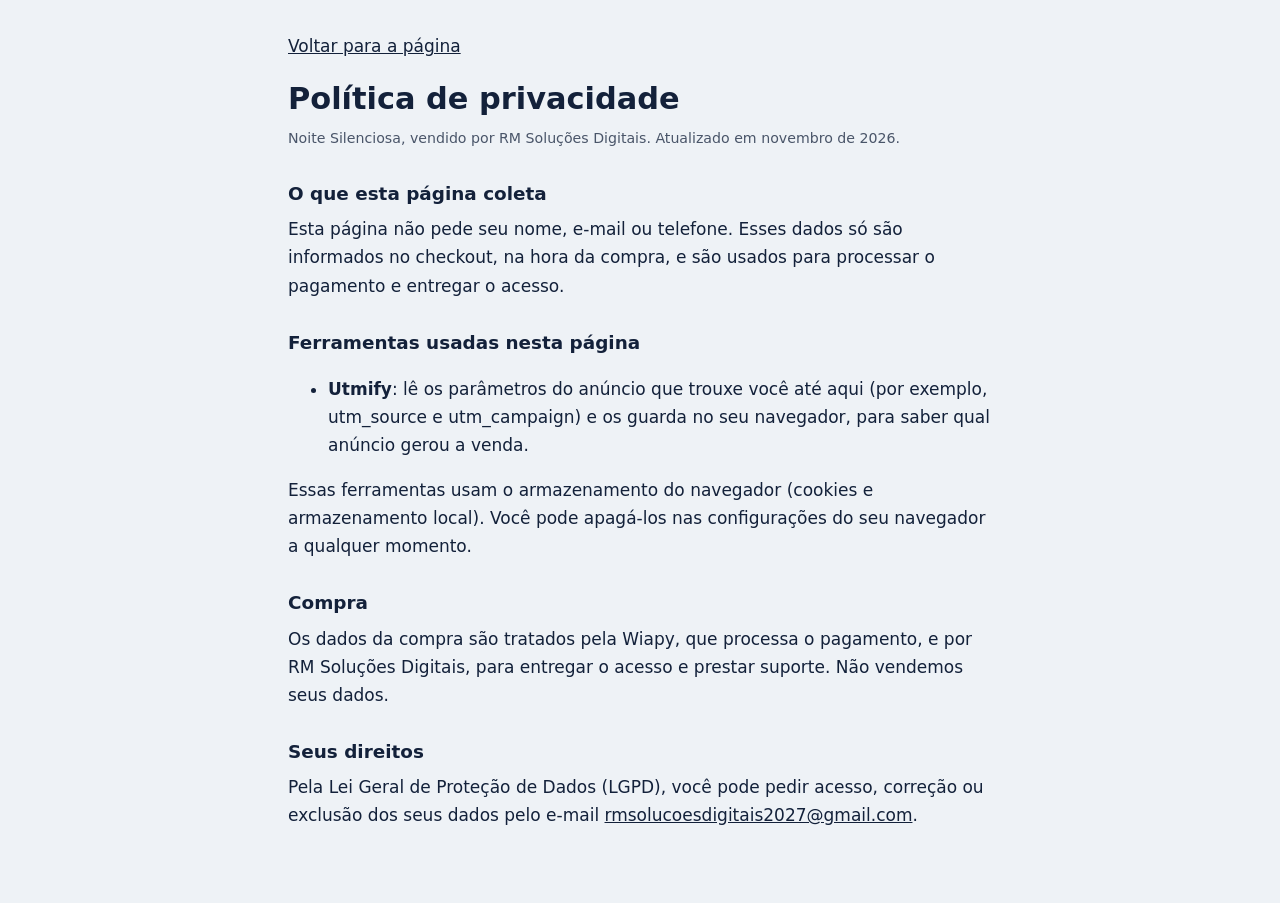
<file: privacidade/index.html>
<!doctype html><html lang="pt-BR"><head><meta charset="utf-8"><meta name="viewport" content="width=device-width, initial-scale=1"><meta name="robots" content="noindex"><title>Política de privacidade | Noite Silenciosa</title><style>body{margin:0;background:#eef2f6;color:#13213a;font:17px/1.65 system-ui,-apple-system,"Segoe UI",Roboto,sans-serif}main{max-width:44rem;margin:0 auto;padding:32px 20px 64px}h1{font-size:1.9rem;line-height:1.15;margin:0 0 6px}h2{font-size:1.15rem;margin:28px 0 6px}p,li{margin:0 0 10px}a{color:inherit}.volta{display:inline-block;margin-bottom:22px}small{opacity:.75}</style></head>
<body><main><a class="volta" href="../">Voltar para a página</a><h1>Política de privacidade</h1><p><small>Noite Silenciosa, vendido por RM Soluções Digitais. Atualizado em novembro de 2026.</small></p>
<h2>O que esta página coleta</h2><p>Esta página não pede seu nome, e-mail ou telefone. Esses dados só são informados no checkout, na hora da compra, e são usados para processar o pagamento e entregar o acesso.</p>
<h2>Ferramentas usadas nesta página</h2><ul><li><b>Utmify</b>: lê os parâmetros do anúncio que trouxe você até aqui (por exemplo, utm_source e utm_campaign) e os guarda no seu navegador, para saber qual anúncio gerou a venda.</li></ul><p>Essas ferramentas usam o armazenamento do navegador (cookies e armazenamento local). Você pode apagá-los nas configurações do seu navegador a qualquer momento.</p>
<h2>Compra</h2><p>Os dados da compra são tratados pela Wiapy, que processa o pagamento, e por RM Soluções Digitais, para entregar o acesso e prestar suporte. Não vendemos seus dados.</p>
<h2>Seus direitos</h2><p>Pela Lei Geral de Proteção de Dados (LGPD), você pode pedir acesso, correção ou exclusão dos seus dados pelo e-mail <a href="mailto:rmsolucoesdigitais2027@gmail.com">rmsolucoesdigitais2027@gmail.com</a>.</p></main></body></html>
</file>
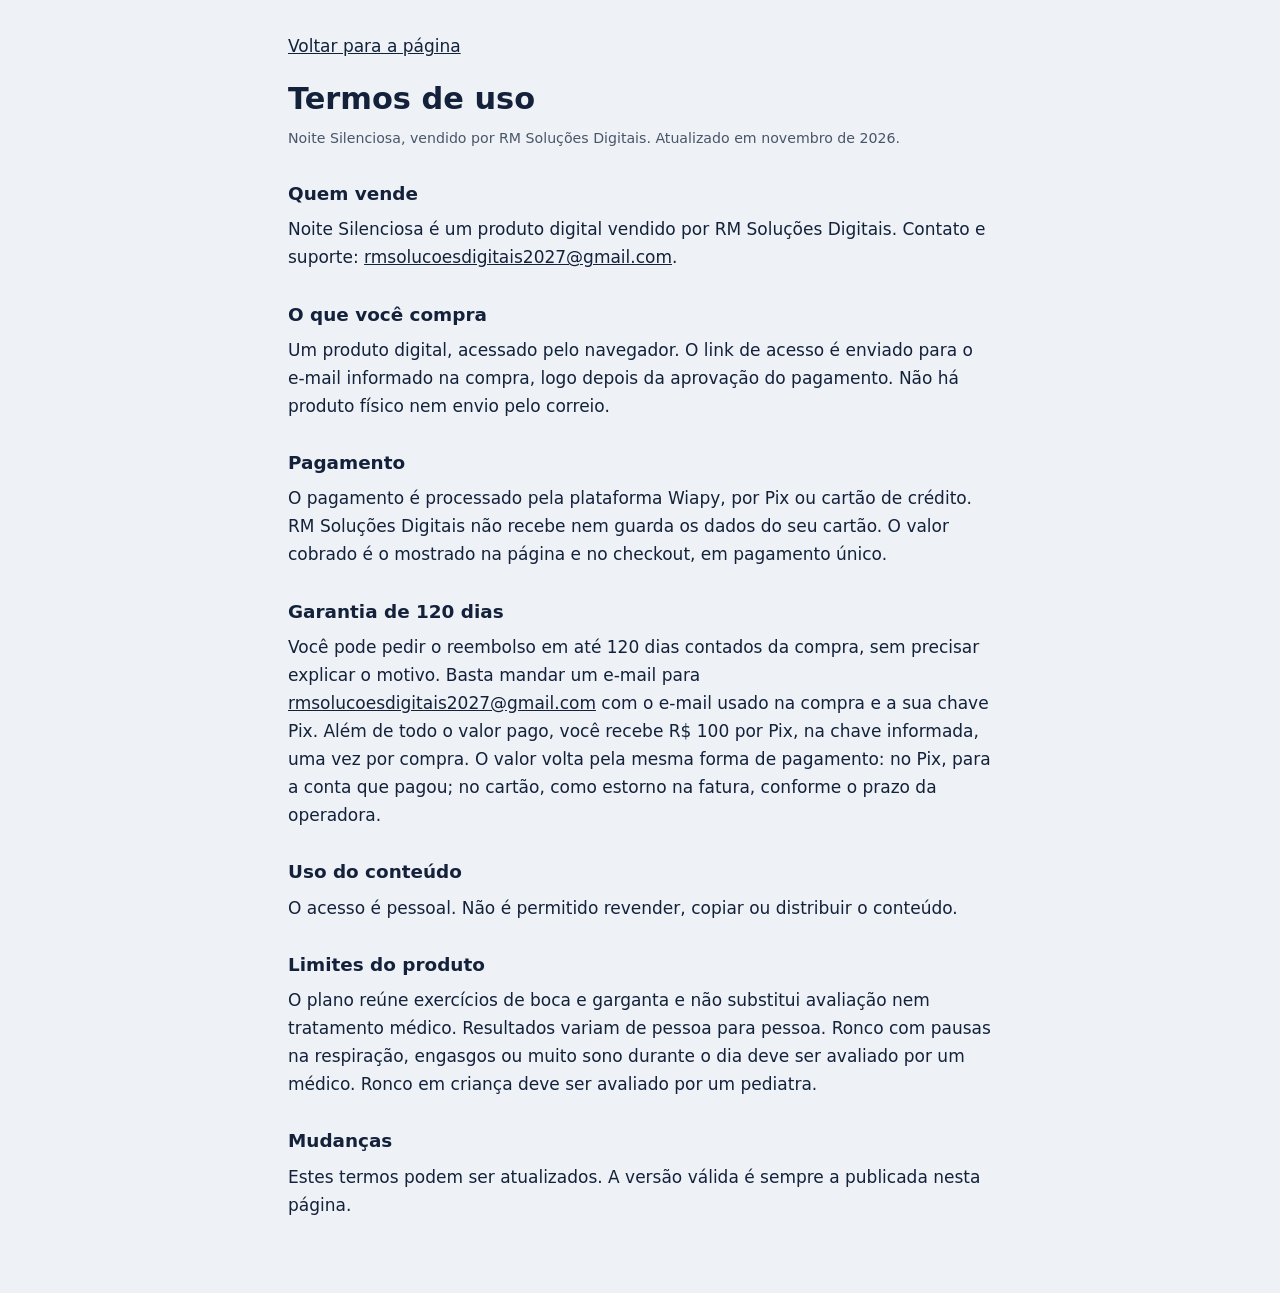
<file: termos/index.html>
<!doctype html><html lang="pt-BR"><head><meta charset="utf-8"><meta name="viewport" content="width=device-width, initial-scale=1"><meta name="robots" content="noindex"><title>Termos de uso | Noite Silenciosa</title><style>body{margin:0;background:#eef2f6;color:#13213a;font:17px/1.65 system-ui,-apple-system,"Segoe UI",Roboto,sans-serif}main{max-width:44rem;margin:0 auto;padding:32px 20px 64px}h1{font-size:1.9rem;line-height:1.15;margin:0 0 6px}h2{font-size:1.15rem;margin:28px 0 6px}p,li{margin:0 0 10px}a{color:inherit}.volta{display:inline-block;margin-bottom:22px}small{opacity:.75}</style></head>
<body><main><a class="volta" href="../">Voltar para a página</a><h1>Termos de uso</h1><p><small>Noite Silenciosa, vendido por RM Soluções Digitais. Atualizado em novembro de 2026.</small></p>
<h2>Quem vende</h2><p>Noite Silenciosa é um produto digital vendido por RM Soluções Digitais. Contato e suporte: <a href="mailto:rmsolucoesdigitais2027@gmail.com">rmsolucoesdigitais2027@gmail.com</a>.</p>
<h2>O que você compra</h2><p>Um produto digital, acessado pelo navegador. O link de acesso é enviado para o e-mail informado na compra, logo depois da aprovação do pagamento. Não há produto físico nem envio pelo correio.</p>
<h2>Pagamento</h2><p>O pagamento é processado pela plataforma Wiapy, por Pix ou cartão de crédito. RM Soluções Digitais não recebe nem guarda os dados do seu cartão. O valor cobrado é o mostrado na página e no checkout, em pagamento único.</p>
<h2>Garantia de 120 dias</h2><p>Você pode pedir o reembolso em até 120 dias contados da compra, sem precisar explicar o motivo. Basta mandar um e-mail para <a href="mailto:rmsolucoesdigitais2027@gmail.com">rmsolucoesdigitais2027@gmail.com</a> com o e-mail usado na compra e a sua chave Pix. Além de todo o valor pago, você recebe R$ 100 por Pix, na chave informada, uma vez por compra. O valor volta pela mesma forma de pagamento: no Pix, para a conta que pagou; no cartão, como estorno na fatura, conforme o prazo da operadora.</p>
<h2>Uso do conteúdo</h2><p>O acesso é pessoal. Não é permitido revender, copiar ou distribuir o conteúdo.</p>
<h2>Limites do produto</h2><p>O plano reúne exercícios de boca e garganta e não substitui avaliação nem tratamento médico. Resultados variam de pessoa para pessoa. Ronco com pausas na respiração, engasgos ou muito sono durante o dia deve ser avaliado por um médico. Ronco em criança deve ser avaliado por um pediatra.</p>
<h2>Mudanças</h2><p>Estes termos podem ser atualizados. A versão válida é sempre a publicada nesta página.</p></main></body></html>
</file>
